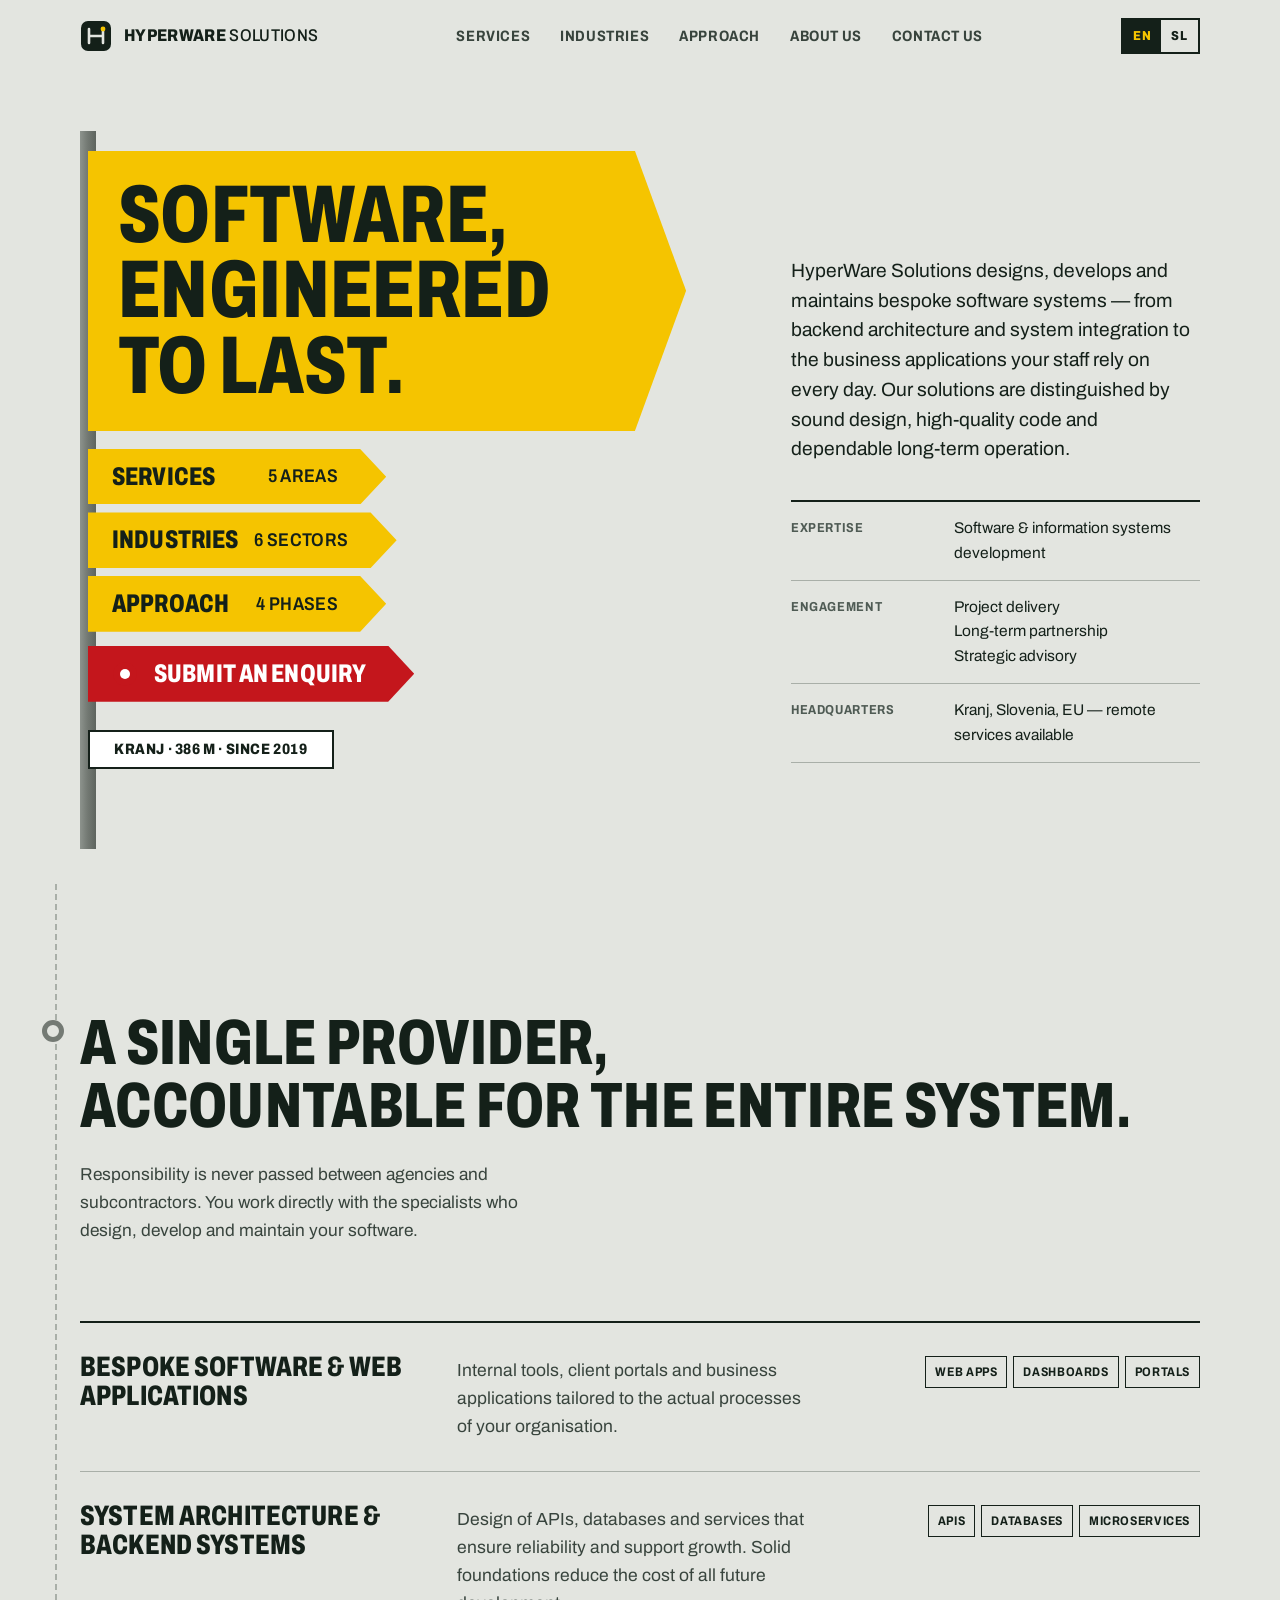
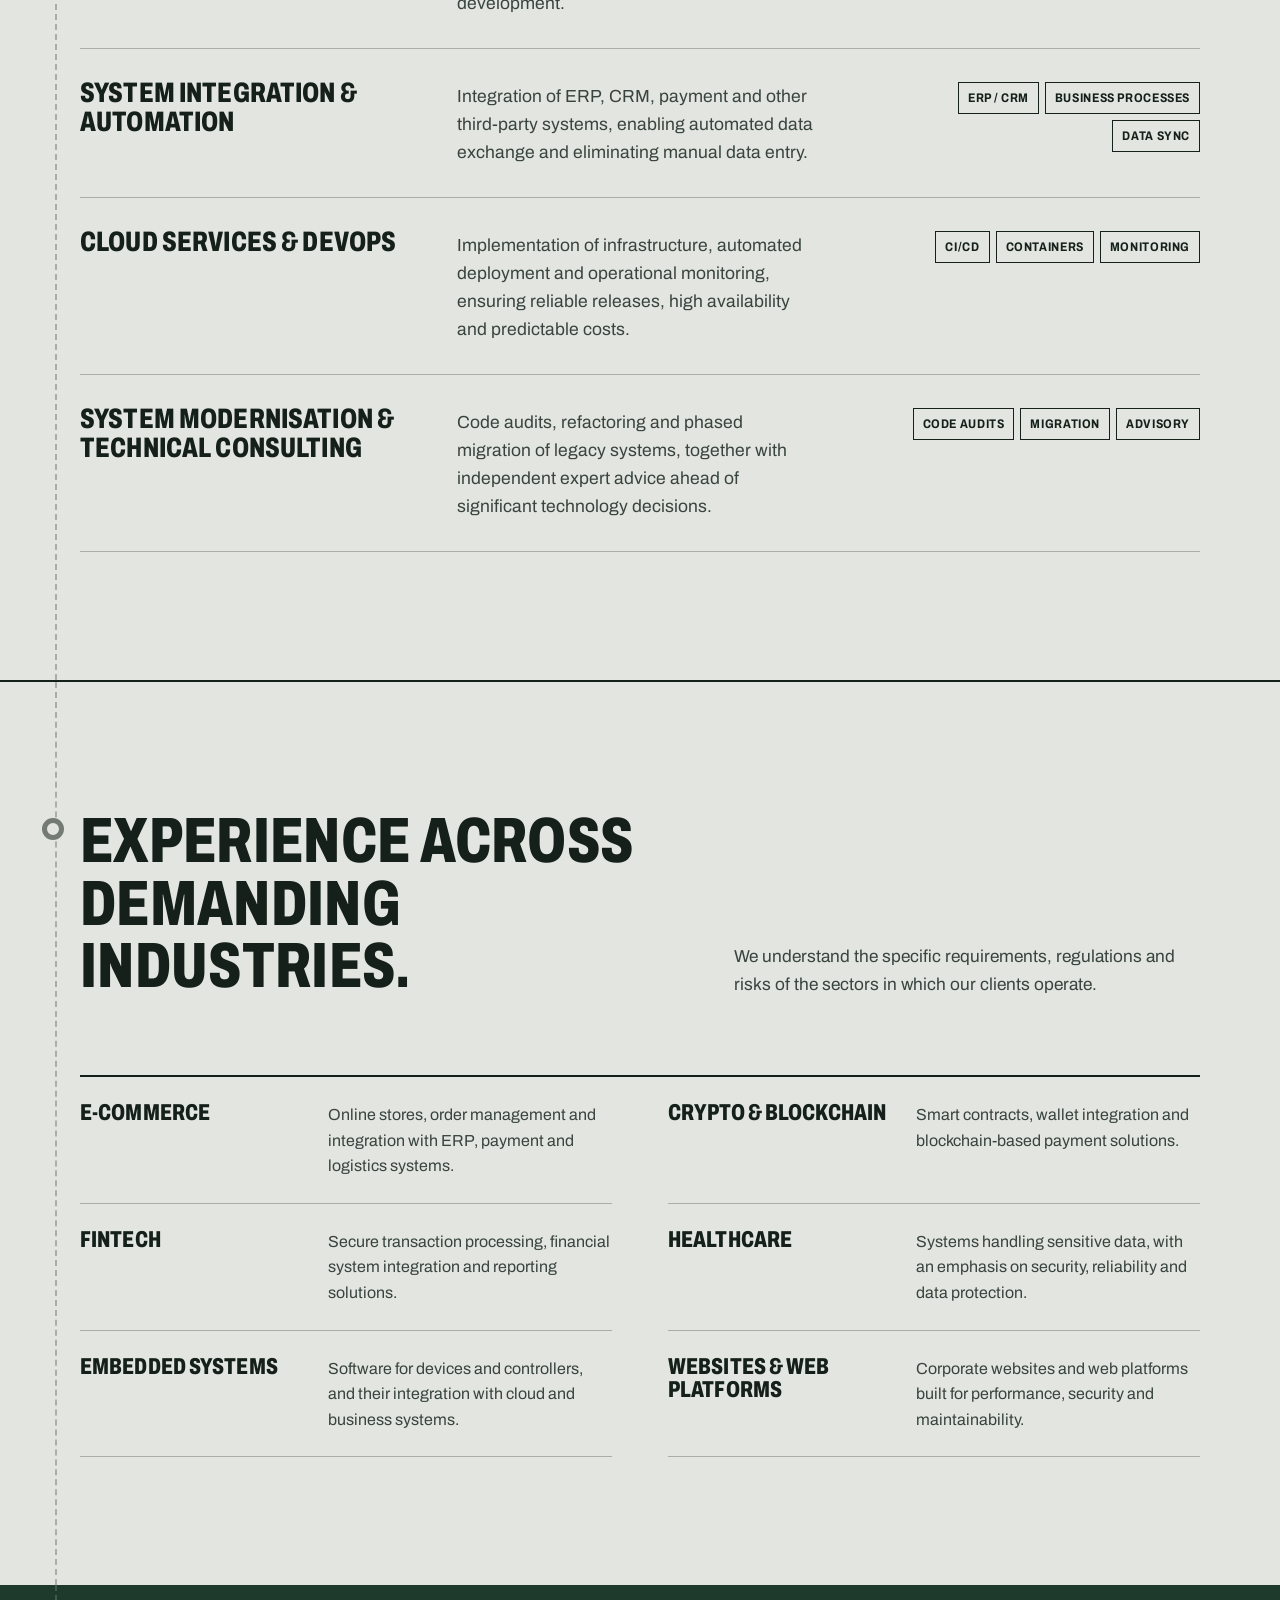
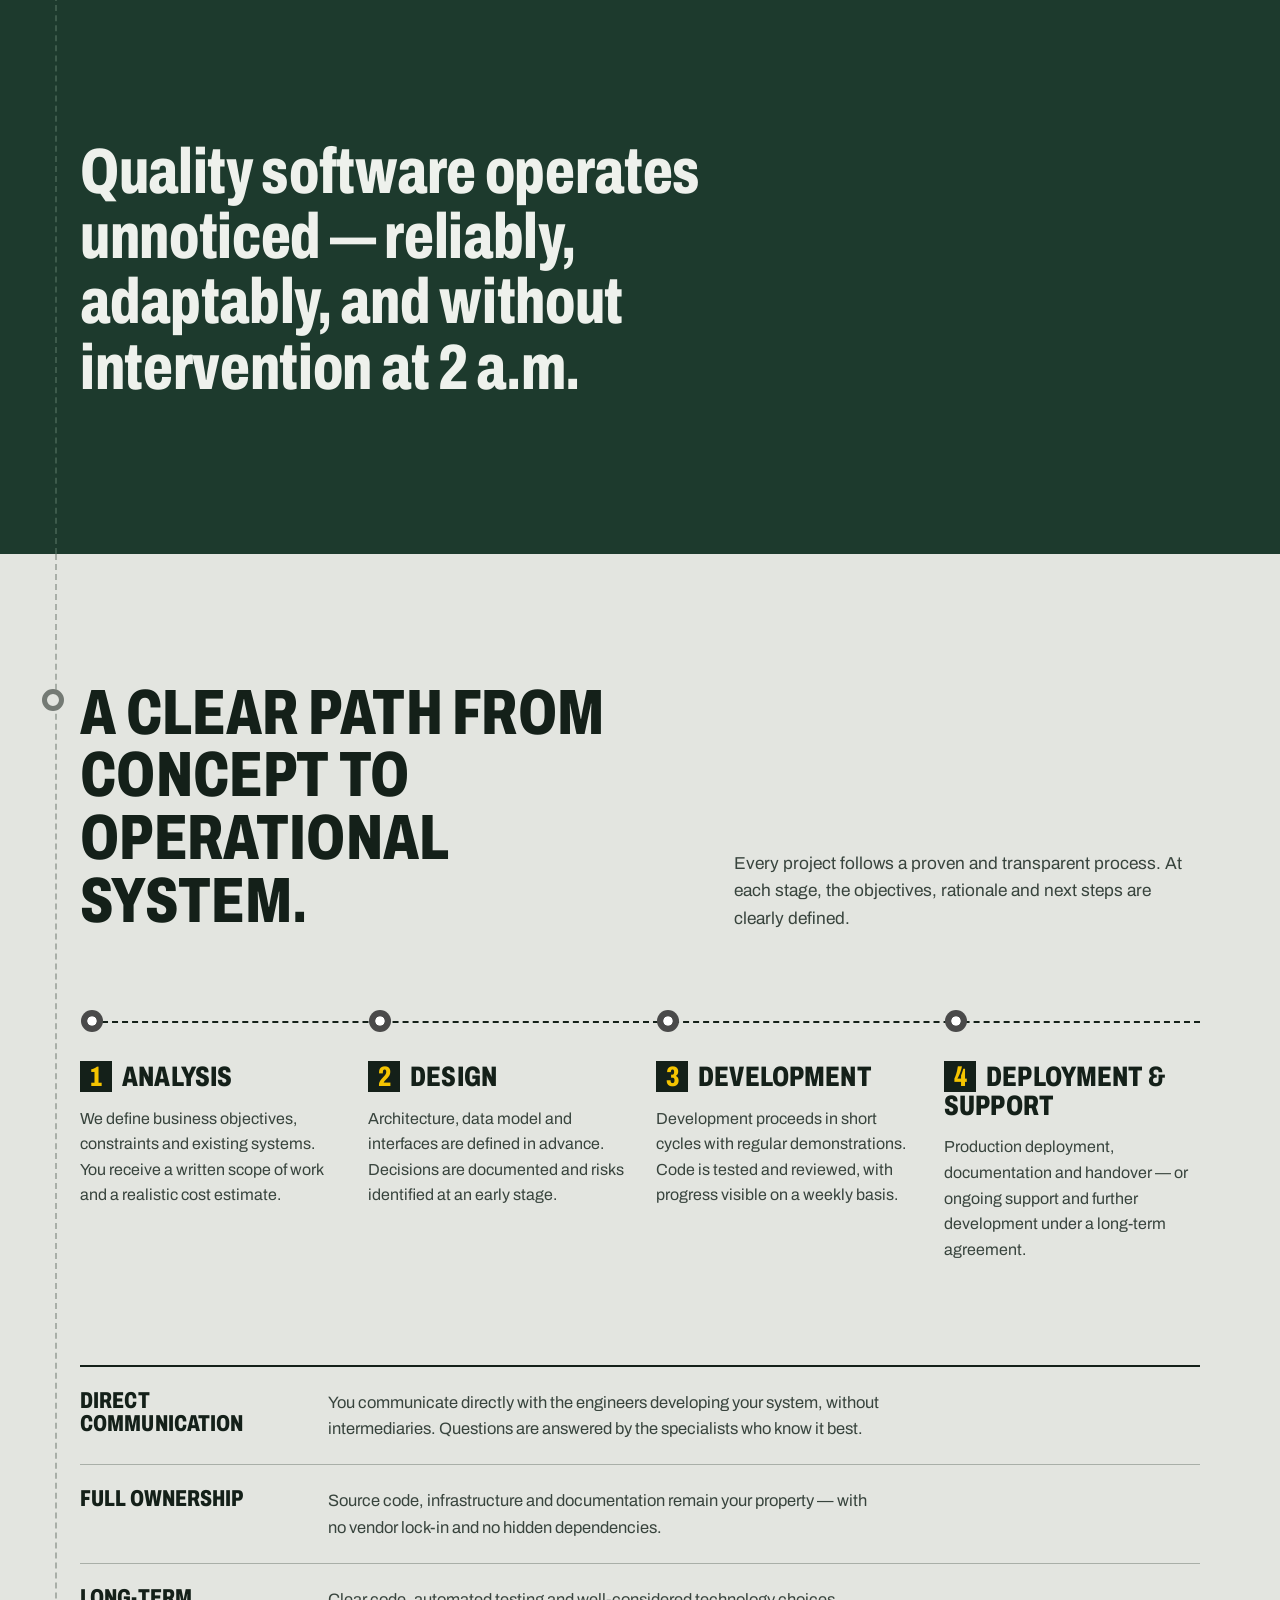
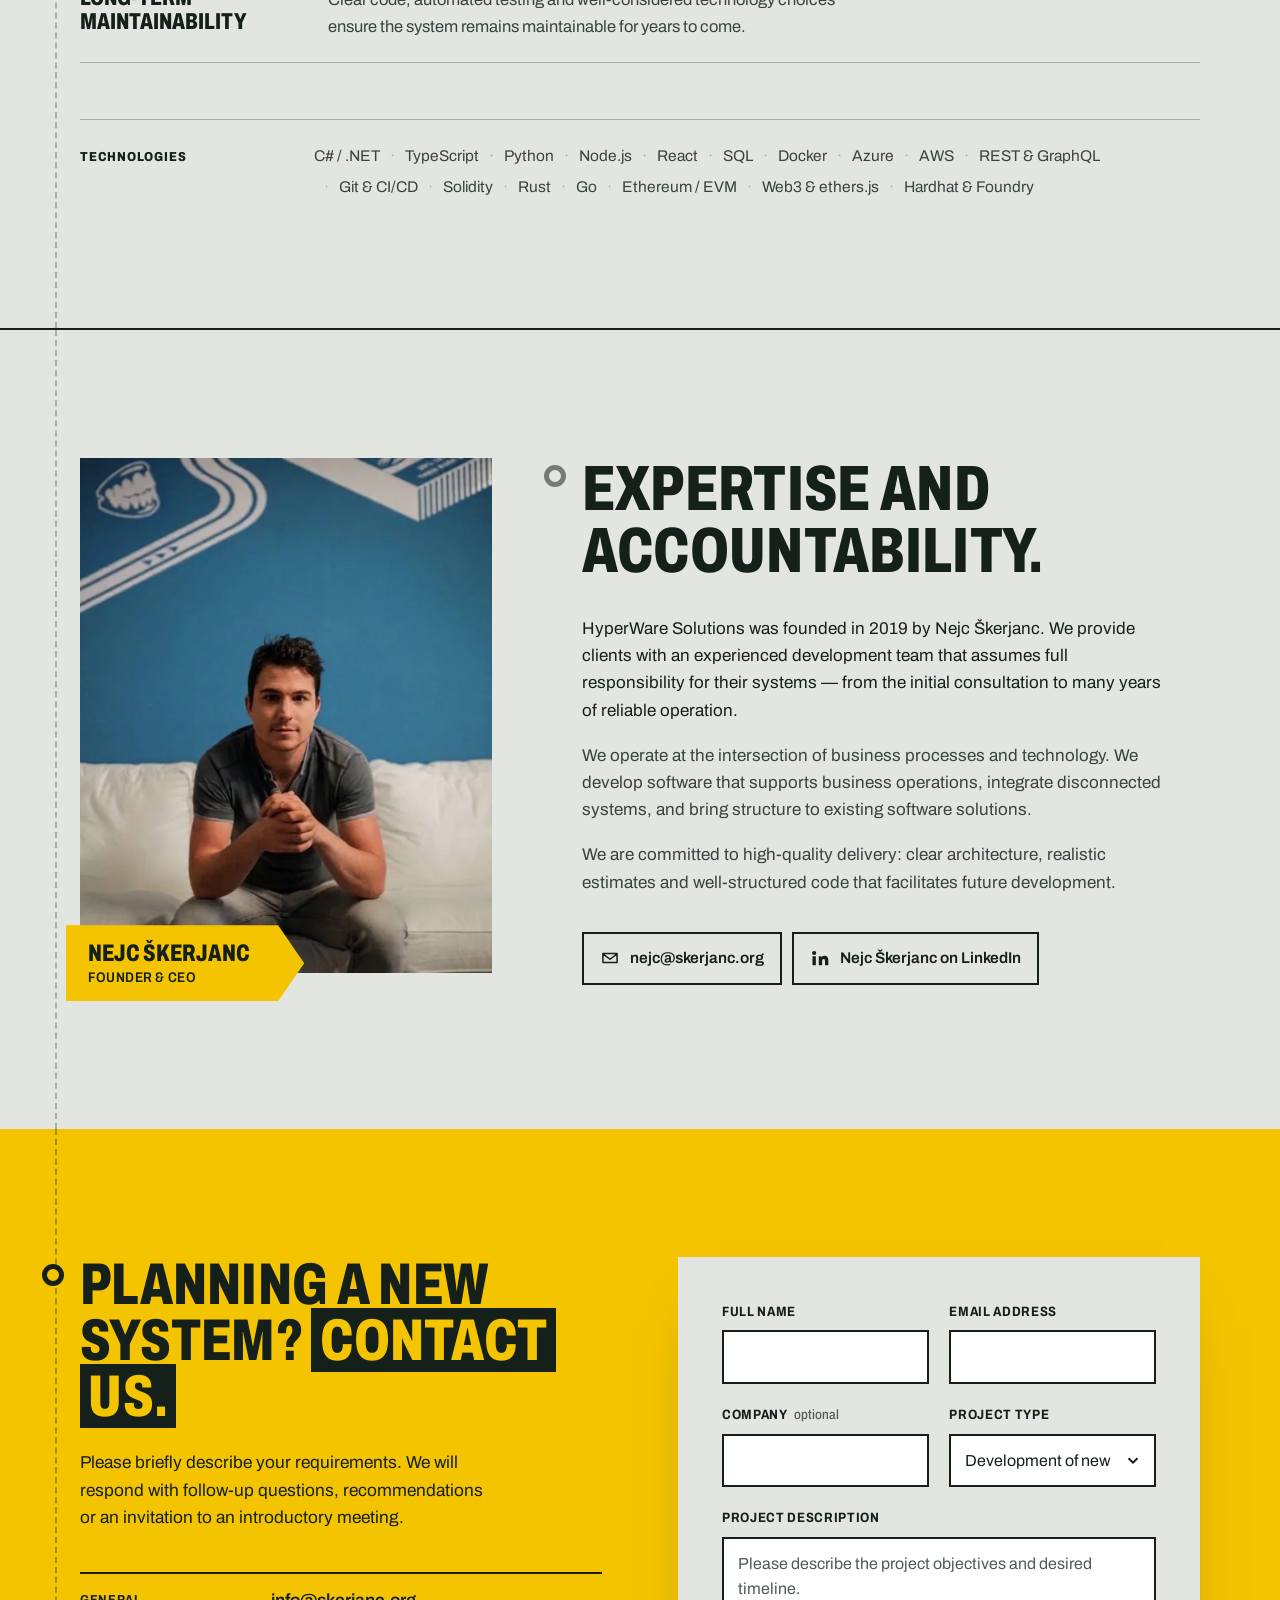
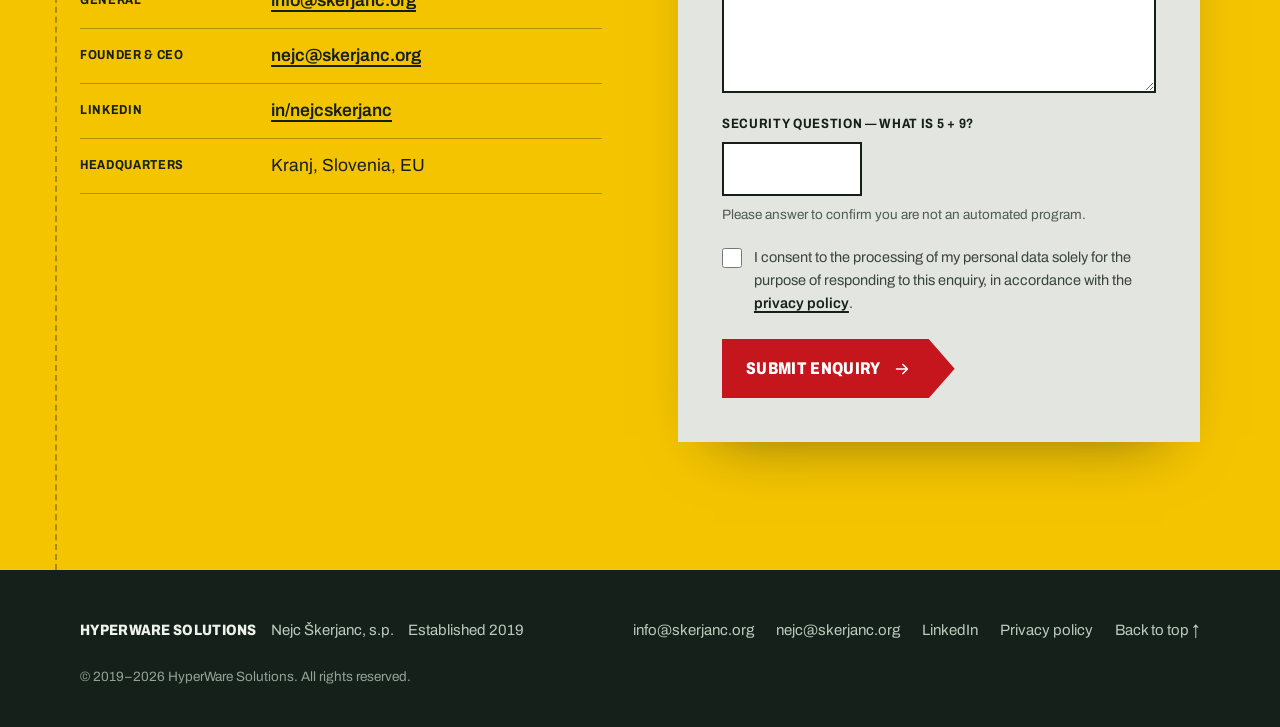
<file: index.html>
<!doctype html>
<html lang="en">
<head>
  <meta charset="utf-8">
  <meta name="viewport" content="width=device-width, initial-scale=1">
  <title data-i18n="meta.title">HyperWare Solutions — Software &amp; Information Systems Development</title>
  <meta name="description" data-i18n-attr="content:meta.description" content="HyperWare Solutions (Nejc Škerjanc, s.p.) provides design and development of bespoke software, backend systems, system integration and cloud infrastructure for business clients.">
  <meta name="author" content="Nejc Škerjanc">
  <link rel="canonical" href="https://skerjanc.org/">

  <!-- Social preview -->
  <meta property="og:type" content="website">
  <meta property="og:title" content="HyperWare Solutions — Software, engineered to last">
  <meta property="og:description" content="Bespoke software, system architecture, integration and cloud services. Headquartered in Kranj, Slovenia.">
  <meta property="og:url" content="https://skerjanc.org/">
  <meta property="og:locale" content="en_GB">
  <meta property="og:locale:alternate" content="sl_SI">
  <meta property="og:site_name" content="HyperWare Solutions">
  <meta property="og:image" content="https://skerjanc.org/assets/share.png">
  <meta property="og:image:width" content="1200">
  <meta property="og:image:height" content="630">
  <meta property="og:image:alt" content="HyperWare Solutions — Software, engineered to last">
  <meta name="twitter:card" content="summary_large_image">
  <meta name="theme-color" content="#e3e5e0">

  <link rel="icon" href="/favicon.ico" sizes="48x48">
  <link rel="icon" href="/assets/favicon.svg" type="image/svg+xml">
  <link rel="icon" href="/assets/favicon-96.png" type="image/png" sizes="96x96">
  <link rel="apple-touch-icon" href="/assets/apple-touch-icon.png">

  <link rel="preload" href="assets/fonts/archivo-var-latin.woff2" as="font" type="font/woff2" crossorigin>
  <link rel="stylesheet" href="assets/fonts/fonts.css">

  <link rel="stylesheet" href="styles.css">

  <!-- Apply saved language before first paint to avoid a flash of English -->
  <script>
    (function () {
      var lang = new URLSearchParams(location.search).get('lang');
      if (lang !== 'sl' && lang !== 'en') { try { lang = localStorage.getItem('hw-lang'); } catch (e) {} }
      if (lang === 'sl') document.documentElement.classList.add('lang-pending');
      setTimeout(function () { document.documentElement.classList.remove('lang-pending'); }, 1500);
    })();
  </script>

  <script type="application/ld+json">
  {
    "@context": "https://schema.org",
    "@type": "ProfessionalService",
    "name": "HyperWare Solutions",
    "legalName": "HyperWare Solutions, Nejc Škerjanc, s.p.",
    "url": "https://skerjanc.org/",
    "foundingDate": "2019",
    "email": "info@skerjanc.org",
    "founder": { "@type": "Person", "name": "Nejc Škerjanc", "jobTitle": "Founder & CEO", "email": "nejc@skerjanc.org", "sameAs": "https://www.linkedin.com/in/nejcskerjanc" },
    "description": "Design, development and maintenance of bespoke software, backend systems, system integration and cloud infrastructure for business clients.",
    "image": "https://skerjanc.org/assets/share.png",
    "logo": "https://skerjanc.org/assets/icon-512.png",
    "knowsAbout": ["Custom software development", "Web applications", "System architecture", "Backend systems", "API design", "System integration", "ERP and CRM integration", "Business process automation", "Cloud services", "DevOps", "Legacy system modernisation", "Technical consulting", "Blockchain and smart contracts", "Fintech", "E-commerce", "Embedded systems"],
    "hasOfferCatalog": {
      "@type": "OfferCatalog",
      "name": "Services",
      "itemListElement": [
        { "@type": "Offer", "itemOffered": { "@type": "Service", "name": "Bespoke software & web applications" } },
        { "@type": "Offer", "itemOffered": { "@type": "Service", "name": "System architecture & backend systems" } },
        { "@type": "Offer", "itemOffered": { "@type": "Service", "name": "System integration & automation" } },
        { "@type": "Offer", "itemOffered": { "@type": "Service", "name": "Cloud services & DevOps" } },
        { "@type": "Offer", "itemOffered": { "@type": "Service", "name": "System modernisation & technical consulting" } }
      ]
    },
    "areaServed": "Europe",
    "availableLanguage": ["English", "Slovenian"],
    "address": { "@type": "PostalAddress", "addressLocality": "Kranj", "addressCountry": "SI" },
    "sameAs": ["https://www.linkedin.com/in/nejcskerjanc"]
  }
  </script>
</head>
<body id="top">
  <a class="skip" href="#main" data-i18n="skip">Skip to content</a>

  <!-- Trail blaze (Knafelc marker), reused across the page -->
  <svg width="0" height="0" style="position:absolute" aria-hidden="true">
    <symbol id="blaze" viewBox="0 0 24 24">
      <circle cx="12" cy="12" r="11" fill="#c4161c"/>
      <circle cx="12" cy="12" r="4.6" fill="#ffffff"/>
    </symbol>
  </svg>

  <header class="nav">
    <div class="wrap nav__inner">
      <a class="brand" href="#top" aria-label="HyperWare Solutions">
        <svg class="brand__mark" viewBox="0 0 32 32" aria-hidden="true">
          <rect x="1" y="1" width="30" height="30" rx="7" fill="currentColor"/>
          <path d="M9 9v14M23 9v14M9 16h14" stroke="var(--rock)" stroke-width="2.6" stroke-linecap="round"/>
          <circle cx="23" cy="9" r="2.4" fill="var(--yellow)"/>
        </svg>
        <span class="brand__name">HyperWare <span class="brand__sub">Solutions</span></span>
      </a>

      <nav class="nav__links" aria-label="Primary">
        <a href="#services" data-i18n="nav.services">Services</a>
        <a href="#industries" data-i18n="nav.industries">Industries</a>
        <a href="#approach" data-i18n="nav.approach">Approach</a>
        <a href="#about" data-i18n="nav.about">About us</a>
        <a href="#contact" data-i18n="nav.cta">Contact us</a>
      </nav>

      <div class="nav__end">
        <div class="lang" role="group" aria-label="Language / Jezik">
          <button type="button" class="lang__btn" data-lang="en" aria-pressed="true" lang="en" title="English">EN</button>
          <button type="button" class="lang__btn" data-lang="sl" aria-pressed="false" lang="sl" title="Slovenščina">SL</button>
        </div>
        <button class="nav__toggle" aria-expanded="false" aria-controls="mobile-menu" aria-label="Open menu">
          <span></span><span></span>
        </button>
      </div>
    </div>
    <div class="mobile-menu" id="mobile-menu" hidden>
      <a href="#services" data-i18n="nav.services">Services</a>
      <a href="#industries" data-i18n="nav.industries">Industries</a>
      <a href="#approach" data-i18n="nav.approach">Approach</a>
      <a href="#about" data-i18n="nav.about">About us</a>
      <a href="#contact" data-i18n="nav.cta">Contact us</a>
    </div>
  </header>

  <main id="main">

    <!-- ============ HERO: the signpost ============ -->
    <section class="hero">
      <div class="wrap hero__grid">
        <div class="sign">
          <span class="sign__post" aria-hidden="true"></span>

          <h1 class="plate plate--title" data-i18n="hero.title">Software,<br><em>engineered</em> to&nbsp;last.</h1>

          <nav class="sign__dest" aria-label="On this page" data-i18n-attr="aria-label:dest.aria">
            <a class="plate plate--dest" href="#services">
              <span data-i18n="nav.services">Services</span>
              <span class="plate__meta" data-i18n="plate.services">5 areas</span>
            </a>
            <a class="plate plate--dest" href="#industries">
              <span data-i18n="nav.industries">Industries</span>
              <span class="plate__meta" data-i18n="plate.industries">6 sectors</span>
            </a>
            <a class="plate plate--dest" href="#approach">
              <span data-i18n="nav.approach">Approach</span>
              <span class="plate__meta" data-i18n="plate.approach">4 phases</span>
            </a>
            <a class="plate plate--go" href="#contact">
              <svg class="blaze" aria-hidden="true"><use href="#blaze"/></svg>
              <span data-i18n="hero.cta">Submit an enquiry</span>
            </a>
          </nav>

          <p class="plate plate--loc" data-i18n="plate.loc">Kranj · 386 m · since 2019</p>
        </div>

        <div class="hero__aside">
          <p class="hero__lede" data-i18n="hero.lede">HyperWare Solutions designs, develops and maintains bespoke software systems — from backend architecture and system integration to the business applications your staff rely on every day. Our solutions are distinguished by sound design, high-quality code and dependable long-term operation.</p>
          <dl class="facts">
            <div><dt data-i18n="spec.focus.k">Expertise</dt><dd data-i18n="spec.focus.v">Software &amp; information systems development</dd></div>
            <div><dt data-i18n="spec.eng.k">Engagement</dt><dd data-i18n="spec.eng.v">Project delivery<br>Long-term partnership<br>Strategic advisory</dd></div>
            <div><dt data-i18n="spec.loc.k">Headquarters</dt><dd data-i18n="spec.loc.v">Kranj, Slovenia, EU — remote services available</dd></div>
          </dl>
        </div>
      </div>
    </section>

    <!-- ============ SERVICES ============ -->
    <section class="section trail" id="services">
      <div class="wrap">
        <header class="section__head">
          <h2 class="section__title" data-i18n="services.title">A single provider,<br>accountable for the <em>entire</em> system.</h2>
          <p class="section__intro" data-i18n="services.intro">Responsibility is never passed between agencies and subcontractors. You work directly with the specialists who design, develop and maintain your software.</p>
        </header>

        <ul class="services">
          <li class="service">
            <h3 data-i18n="s1.h">Bespoke software &amp; web applications</h3>
            <p data-i18n="s1.p">Internal tools, client portals and business applications tailored to the actual processes of your organisation.</p>
            <ul class="tags"><li data-i18n="s1.t1">Web apps</li><li data-i18n="s1.t2">Dashboards</li><li data-i18n="s1.t3">Portals</li></ul>
          </li>
          <li class="service">
            <h3 data-i18n="s2.h">System architecture &amp; backend systems</h3>
            <p data-i18n="s2.p">Design of APIs, databases and services that ensure reliability and support growth. Solid foundations reduce the cost of all future development.</p>
            <ul class="tags"><li data-i18n="s2.t1">APIs</li><li data-i18n="s2.t2">Databases</li><li data-i18n="s2.t3">Microservices</li></ul>
          </li>
          <li class="service">
            <h3 data-i18n="s3.h">System integration &amp; automation</h3>
            <p data-i18n="s3.p">Integration of ERP, CRM, payment and other third-party systems, enabling automated data exchange and eliminating manual data entry.</p>
            <ul class="tags"><li>ERP / CRM</li><li data-i18n="s3.t2">Business processes</li><li data-i18n="s3.t3">Data sync</li></ul>
          </li>
          <li class="service">
            <h3 data-i18n="s4.h">Cloud services &amp; DevOps</h3>
            <p data-i18n="s4.p">Implementation of infrastructure, automated deployment and operational monitoring, ensuring reliable releases, high availability and predictable costs.</p>
            <ul class="tags"><li>CI/CD</li><li data-i18n="s4.t2">Containers</li><li data-i18n="s4.t3">Monitoring</li></ul>
          </li>
          <li class="service">
            <h3 data-i18n="s5.h">System modernisation &amp; technical consulting</h3>
            <p data-i18n="s5.p">Code audits, refactoring and phased migration of legacy systems, together with independent expert advice ahead of significant technology decisions.</p>
            <ul class="tags"><li data-i18n="s5.t1">Code audits</li><li data-i18n="s5.t2">Migration</li><li data-i18n="s5.t3">Advisory</li></ul>
          </li>
        </ul>
      </div>
    </section>

    <!-- ============ INDUSTRIES ============ -->
    <section class="section trail" id="industries">
      <div class="wrap">
        <header class="section__head section__head--split">
          <h2 class="section__title" data-i18n="ind.title">Experience across<br><em>demanding</em> industries.</h2>
          <p class="section__intro" data-i18n="ind.intro">We understand the specific requirements, regulations and risks of the sectors in which our clients operate.</p>
        </header>

        <ul class="board">
          <li><h3 data-i18n="i1.h">E-commerce</h3><p data-i18n="i1.p">Online stores, order management and integration with ERP, payment and logistics systems.</p></li>
          <li><h3 data-i18n="i2.h">Crypto &amp; blockchain</h3><p data-i18n="i2.p">Smart contracts, wallet integration and blockchain-based payment solutions.</p></li>
          <li><h3 data-i18n="i3.h">Fintech</h3><p data-i18n="i3.p">Secure transaction processing, financial system integration and reporting solutions.</p></li>
          <li><h3 data-i18n="i4.h">Healthcare</h3><p data-i18n="i4.p">Systems handling sensitive data, with an emphasis on security, reliability and data protection.</p></li>
          <li><h3 data-i18n="i5.h">Embedded systems</h3><p data-i18n="i5.p">Software for devices and controllers, and their integration with cloud and business systems.</p></li>
          <li><h3 data-i18n="i6.h">Websites &amp; web platforms</h3><p data-i18n="i6.p">Corporate websites and web platforms built for performance, security and maintainability.</p></li>
        </ul>
      </div>
    </section>

    <!-- ============ STATEMENT ============ -->
    <section class="statement trail">
      <div class="wrap">
        <p class="statement__text" data-i18n="statement">Quality software operates <em>unnoticed</em> — reliably, adaptably, and without intervention at 2&nbsp;a.m.</p>
      </div>
    </section>

    <!-- ============ APPROACH: the route ============ -->
    <section class="section trail" id="approach">
      <div class="wrap">
        <header class="section__head section__head--split">
          <h2 class="section__title" data-i18n="approach.title">A clear path from<br>concept to <em>operational</em> system.</h2>
          <p class="section__intro" data-i18n="approach.intro">Every project follows a proven and transparent process. At each stage, the objectives, rationale and next steps are clearly defined.</p>
        </header>

        <ol class="route">
          <li class="stop">
            <svg class="blaze" aria-hidden="true"><use href="#blaze"/></svg>
            <h3><span class="stop__n">1</span> <span data-i18n="p1.h">Analysis</span></h3>
            <p data-i18n="p1.p">We define business objectives, constraints and existing systems. You receive a written scope of work and a realistic cost estimate.</p>
          </li>
          <li class="stop">
            <svg class="blaze" aria-hidden="true"><use href="#blaze"/></svg>
            <h3><span class="stop__n">2</span> <span data-i18n="p2.h">Design</span></h3>
            <p data-i18n="p2.p">Architecture, data model and interfaces are defined in advance. Decisions are documented and risks identified at an early stage.</p>
          </li>
          <li class="stop">
            <svg class="blaze" aria-hidden="true"><use href="#blaze"/></svg>
            <h3><span class="stop__n">3</span> <span data-i18n="p3.h">Development</span></h3>
            <p data-i18n="p3.p">Development proceeds in short cycles with regular demonstrations. Code is tested and reviewed, with progress visible on a weekly basis.</p>
          </li>
          <li class="stop">
            <svg class="blaze" aria-hidden="true"><use href="#blaze"/></svg>
            <h3><span class="stop__n">4</span> <span data-i18n="p4.h">Deployment &amp; support</span></h3>
            <p data-i18n="p4.p">Production deployment, documentation and handover — or ongoing support and further development under a long-term agreement.</p>
          </li>
        </ol>

        <div class="principles">
          <div class="principle">
            <h3 data-i18n="pr1.h">Direct communication</h3>
            <p data-i18n="pr1.p">You communicate directly with the engineers developing your system, without intermediaries. Questions are answered by the specialists who know it best.</p>
          </div>
          <div class="principle">
            <h3 data-i18n="pr2.h">Full ownership</h3>
            <p data-i18n="pr2.p">Source code, infrastructure and documentation remain your property — with no vendor lock-in and no hidden dependencies.</p>
          </div>
          <div class="principle">
            <h3 data-i18n="pr3.h">Long-term maintainability</h3>
            <p data-i18n="pr3.p">Clear code, automated testing and well-considered technology choices ensure the system remains maintainable for years to come.</p>
          </div>
        </div>

        <div class="stack">
          <h3 class="stack__label" data-i18n="stack.label">Technologies</h3>
          <ul class="stack__list">
            <li>C# / .NET</li><li>TypeScript</li><li>Python</li><li>Node.js</li>
            <li>React</li><li>SQL</li><li>Docker</li>
            <li>Azure</li><li>AWS</li><li>REST &amp; GraphQL</li><li>Git &amp; CI/CD</li>
            <li>Solidity</li><li>Rust</li><li>Go</li><li>Ethereum / EVM</li><li>Web3 &amp; ethers.js</li><li>Hardhat &amp; Foundry</li>
          </ul>
        </div>
      </div>
    </section>

    <!-- ============ ABOUT ============ -->
    <section class="section trail" id="about">
      <div class="wrap about">
        <figure class="portrait">
          <picture>
            <source srcset="assets/nejc.webp" type="image/webp">
            <img src="assets/nejc.jpg" alt="Nejc Škerjanc, Founder &amp; CEO of HyperWare Solutions" width="673" height="842" loading="lazy" decoding="async">
          </picture>
          <figcaption class="plate plate--name">
            <strong>Nejc Škerjanc</strong>
            <span data-i18n="about.role">Founder &amp; CEO</span>
          </figcaption>
        </figure>

        <div class="about__copy">
          <h2 class="section__title" data-i18n="about.title">Expertise and <em>accountability</em>.</h2>
          <div class="prose">
            <p data-i18n="about.p1">HyperWare Solutions was founded in 2019 by Nejc Škerjanc. We provide clients with an experienced development team that assumes full responsibility for their systems — from the initial consultation to many years of reliable operation.</p>
            <p data-i18n="about.p2">We operate at the intersection of business processes and technology. We develop software that supports business operations, integrate disconnected systems, and bring structure to existing software solutions.</p>
            <p data-i18n="about.p3">We are committed to high-quality delivery: clear architecture, realistic estimates and well-structured code that facilitates future development.</p>
          </div>
          <div class="about__links">
            <a class="ext-link" href="mailto:nejc@skerjanc.org">
              <svg viewBox="0 0 24 24" aria-hidden="true"><path d="M3.5 6.5h17v11h-17z M3.5 7l8.5 6.5L20.5 7" fill="none" stroke="currentColor" stroke-width="1.8" stroke-linejoin="round"/></svg>
              <span>nejc@skerjanc.org</span>
            </a>
            <a class="ext-link" href="https://www.linkedin.com/in/nejcskerjanc" target="_blank" rel="noopener">
              <svg viewBox="0 0 24 24" aria-hidden="true"><path fill="currentColor" d="M4.98 3.5a2.5 2.5 0 1 1 0 5 2.5 2.5 0 0 1 0-5ZM3 9.75h4v11H3v-11Zm6.5 0h3.83v1.5h.06c.53-1 1.84-2.06 3.79-2.06 4.05 0 4.82 2.67 4.82 6.13v5.43h-4v-4.82c0-1.15-.02-2.63-1.6-2.63-1.6 0-1.85 1.25-1.85 2.55v4.9h-4v-11Z"/></svg>
              <span data-i18n="about.linkedin">Nejc Škerjanc on LinkedIn</span>
            </a>
          </div>
        </div>
      </div>
    </section>

    <!-- ============ CONTACT: the destination board ============ -->
    <section class="contact trail" id="contact">
      <div class="wrap contact__grid">
        <div class="contact__intro">
          <h2 class="contact__title" data-i18n="contact.title">Planning a new<br>system? <em>Contact us.</em></h2>
          <p class="contact__lede" data-i18n="contact.lede">Please briefly describe your requirements. We will respond with follow-up questions, recommendations or an invitation to an introductory meeting.</p>

          <dl class="contact__direct">
            <div>
              <dt data-i18n="contact.email">General</dt>
              <dd><a href="mailto:info@skerjanc.org">info@skerjanc.org</a></dd>
            </div>
            <div>
              <dt data-i18n="contact.ceo">Founder &amp; CEO</dt>
              <dd><a href="mailto:nejc@skerjanc.org">nejc@skerjanc.org</a></dd>
            </div>
            <div>
              <dt>LinkedIn</dt>
              <dd><a href="https://www.linkedin.com/in/nejcskerjanc" target="_blank" rel="noopener">in/nejcskerjanc</a></dd>
            </div>
            <div>
              <dt data-i18n="contact.based.k">Headquarters</dt>
              <dd data-i18n="contact.based.v">Kranj, Slovenia, EU</dd>
            </div>
          </dl>
        </div>

        <!--
          Contact form is powered by Web3Forms (free, works on static GitHub Pages).
          1. Go to https://web3forms.com, enter info@skerjanc.org, get your Access Key by email.
          2. The key is in the "access_key" value below (registered to info@skerjanc.org).
        -->
        <form class="form" id="contact-form" action="https://api.web3forms.com/submit" method="POST" novalidate>
          <input type="hidden" name="access_key" value="ccde4980-749a-4260-b793-156bf46885f7">
          <input type="hidden" name="subject" value="New enquiry from skerjanc.org">
          <input type="hidden" name="from_name" value="skerjanc.org">
          <input type="hidden" name="language" value="en">
          <input type="checkbox" name="botcheck" class="hp" tabindex="-1" autocomplete="off" aria-hidden="true">

          <div class="form__row">
            <div class="field">
              <label for="f-name" data-i18n="form.name">Full name</label>
              <input id="f-name" name="name" type="text" autocomplete="name" required>
            </div>
            <div class="field">
              <label for="f-email" data-i18n="form.email">Email address</label>
              <input id="f-email" name="email" type="email" autocomplete="email" required>
            </div>
          </div>

          <div class="form__row">
            <div class="field">
              <label for="f-company" data-i18n="form.company">Company <span class="opt">optional</span></label>
              <input id="f-company" name="company" type="text" autocomplete="organization">
            </div>
            <div class="field">
              <label for="f-type" data-i18n="form.type">Project type</label>
              <select id="f-type" name="project_type">
                <option data-i18n="form.type1">Development of new software or application</option>
                <option data-i18n="form.type2">Integration or automation</option>
                <option data-i18n="form.type3">Upgrade or modernisation of an existing system</option>
                <option data-i18n="form.type4">Consulting or technical review</option>
                <option data-i18n="form.type5">Other</option>
              </select>
            </div>
          </div>

          <div class="field">
            <label for="f-msg" data-i18n="form.msg">Project description</label>
            <textarea id="f-msg" name="message" rows="5" required placeholder="Please describe the project objectives and desired timeline." data-i18n-attr="placeholder:form.msg.ph"></textarea>
          </div>

          <div class="field field--check">
            <label for="f-check"><span data-i18n="form.check">Security question</span> — <span id="check-q">What is 4 + 7?</span></label>
            <input id="f-check" type="text" inputmode="numeric" autocomplete="off" maxlength="3" required aria-describedby="check-help">
            <small id="check-help" class="field__help" data-i18n="form.check.help">Please answer to confirm you are not an automated program.</small>
          </div>

          <label class="consent">
            <input type="checkbox" name="consent" required>
            <span data-i18n="form.consent">I consent to the processing of my personal data solely for the purpose of responding to this enquiry, in accordance with the <a href="privacy.html" target="_blank" rel="noopener">privacy policy</a>.</span>
          </label>

          <div class="form__foot">
            <button class="btn btn--go" type="submit">
              <span class="btn__label" data-i18n="form.send">Submit enquiry</span>
              <svg viewBox="0 0 20 20" aria-hidden="true"><path d="M4 10h11m-4-5 5 5-5 5" fill="none" stroke="currentColor" stroke-width="1.8" stroke-linecap="round" stroke-linejoin="round"/></svg>
            </button>
            <p class="form__status" role="status" aria-live="polite"></p>
          </div>
        </form>
      </div>
    </section>
  </main>

  <footer class="footer">
    <div class="wrap footer__inner">
      <div class="footer__brand">
        <strong>HyperWare Solutions</strong>
        <span>Nejc Škerjanc, s.p.</span>
        <span data-i18n="footer.est">Established 2019</span>
        <!-- Add when ready:  <span>Matična št.: XXXXXXX · ID za DDV: SIXXXXXXXX</span> -->
      </div>
      <nav class="footer__links" aria-label="Footer">
        <a href="mailto:info@skerjanc.org">info@skerjanc.org</a>
        <a href="mailto:nejc@skerjanc.org">nejc@skerjanc.org</a>
        <a href="https://www.linkedin.com/in/nejcskerjanc" target="_blank" rel="noopener">LinkedIn</a>
        <a href="privacy.html" data-i18n="footer.privacy">Privacy policy</a>
        <a href="#top" data-i18n="footer.top">Back to top ↑</a>
      </nav>
      <p class="footer__copy">© 2019–<span id="year">2026</span> HyperWare Solutions. <span data-i18n="footer.rights">All rights reserved.</span></p>
    </div>
  </footer>

  <script src="i18n.js" defer></script>
  <script src="script.js" defer></script>
</body>
</html>
</file>
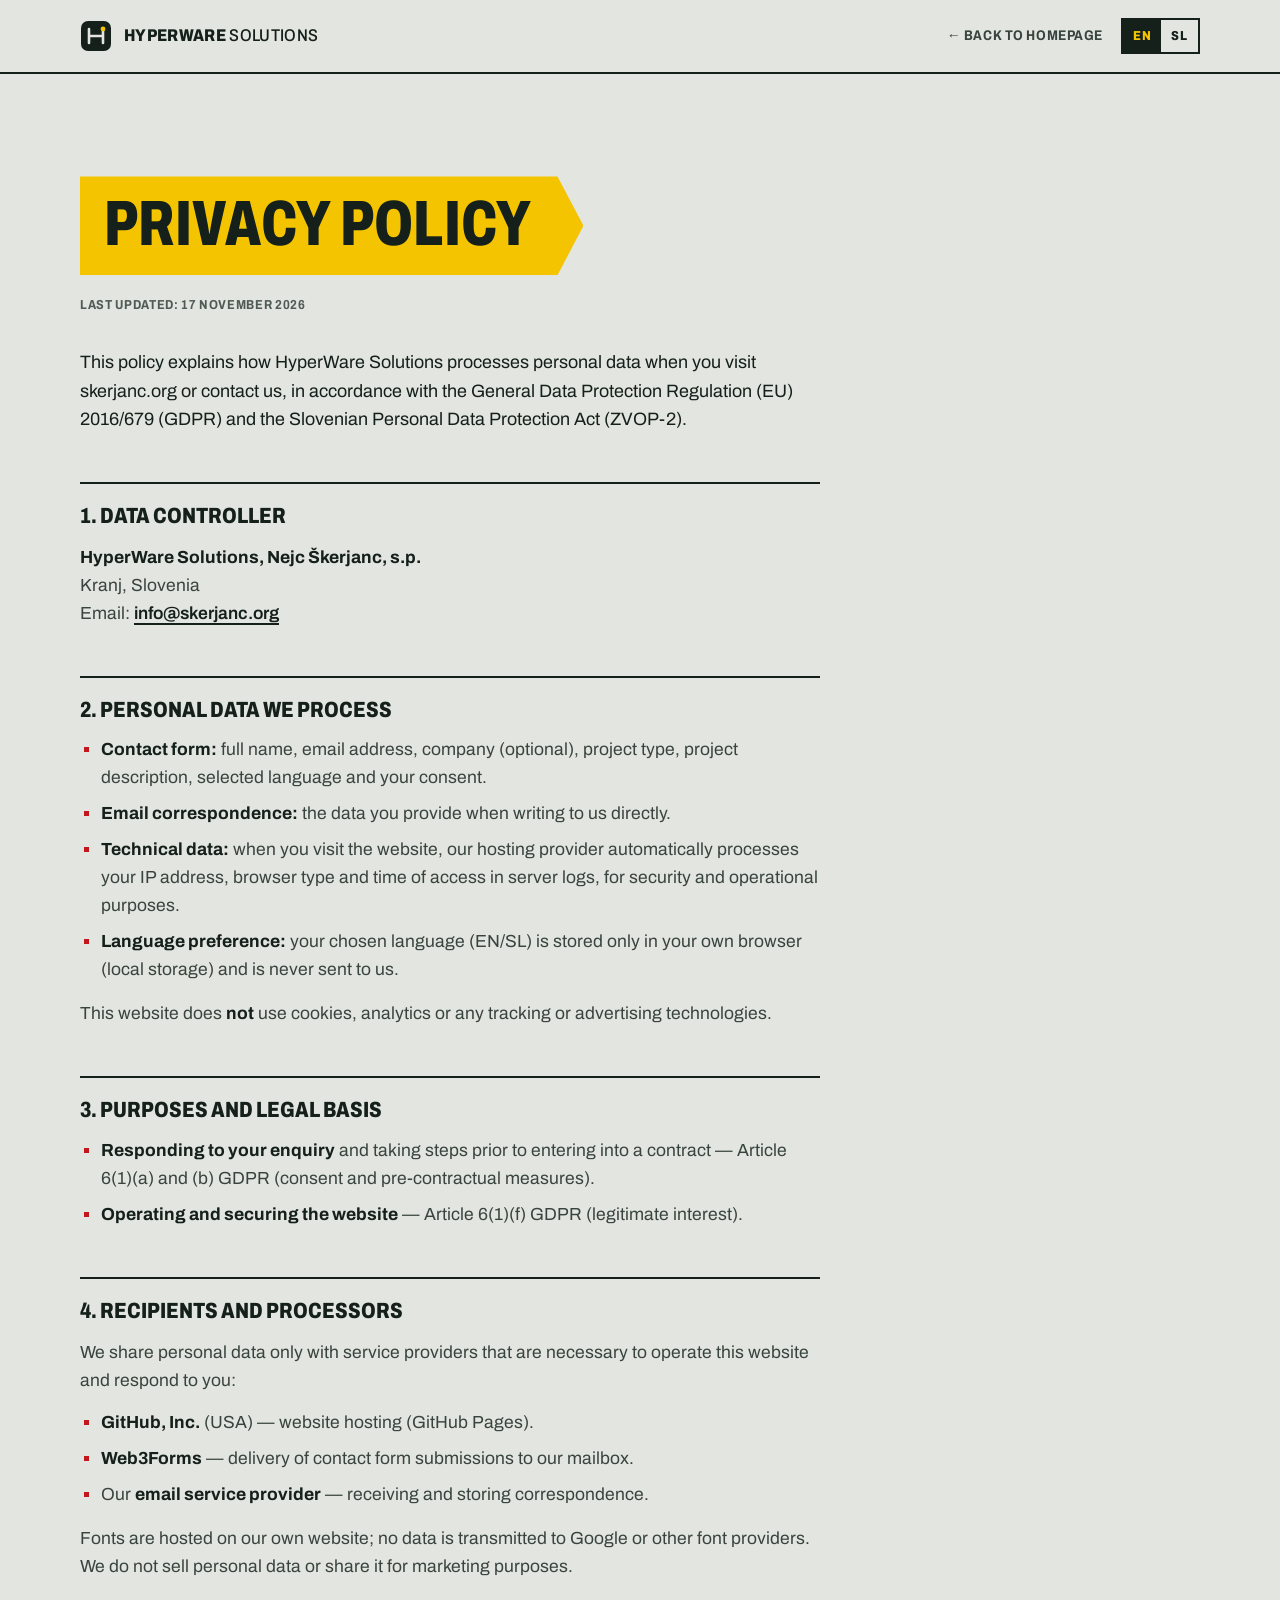
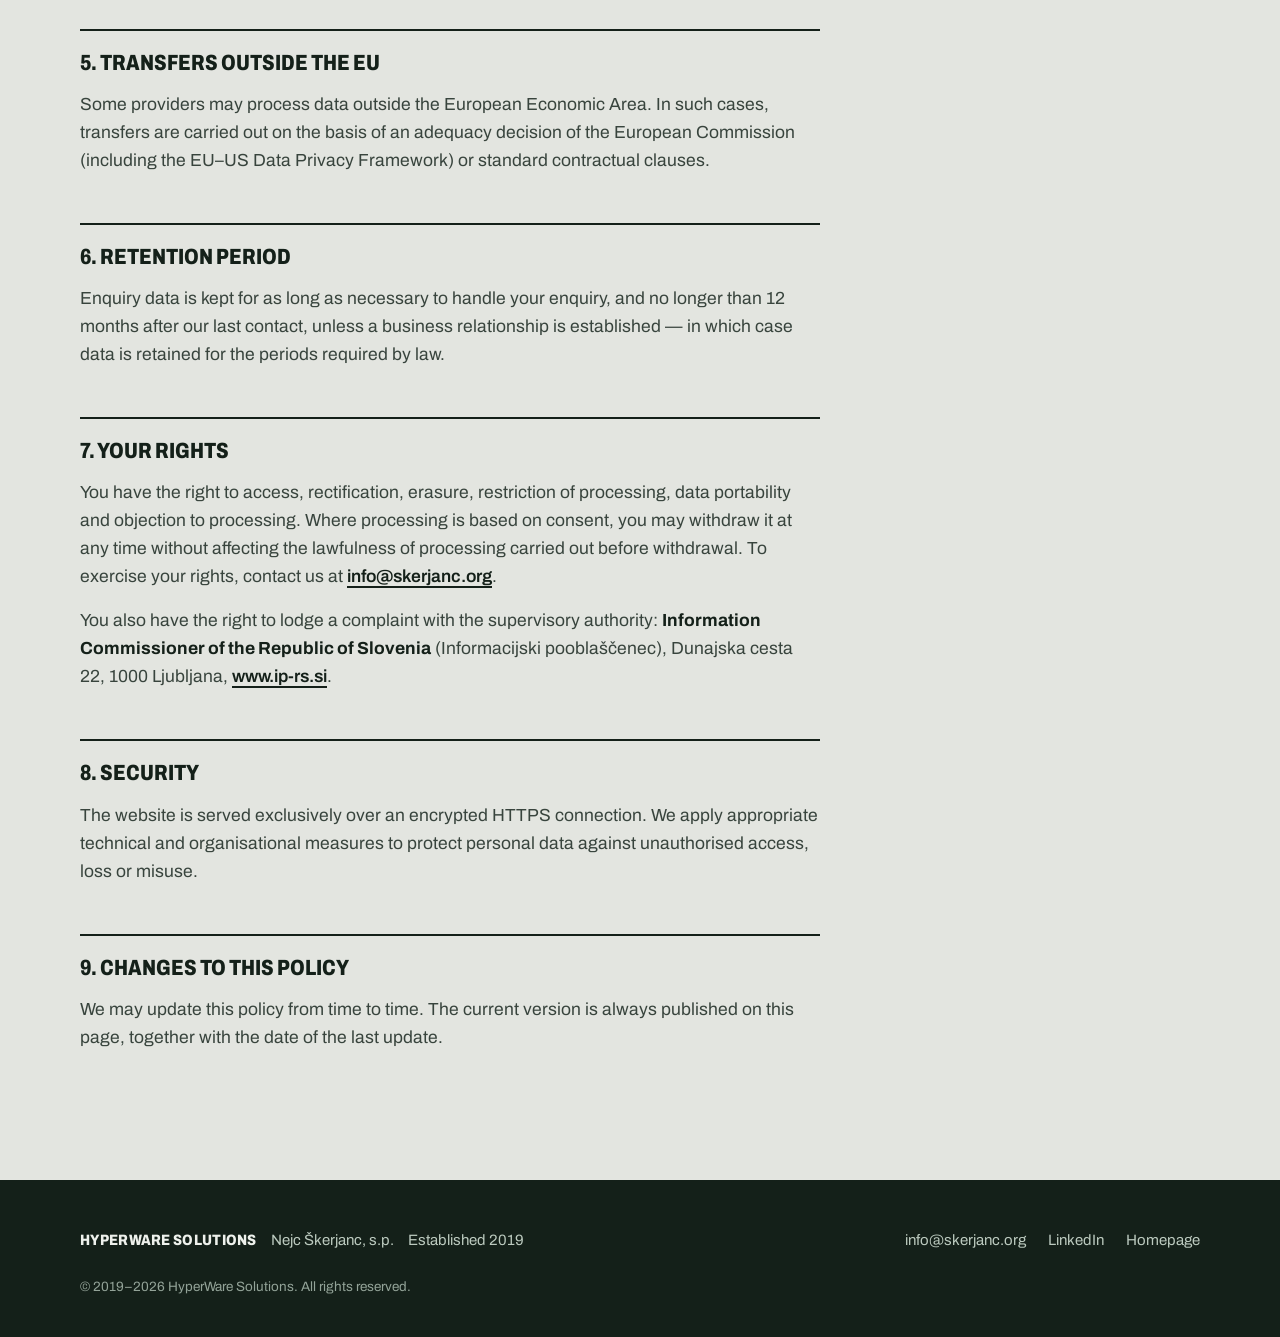
<file: privacy.html>
<!doctype html>
<html lang="en">
<head>
  <meta charset="utf-8">
  <meta name="viewport" content="width=device-width, initial-scale=1">
  <title data-i18n="pp.title">Privacy Policy — HyperWare Solutions</title>
  <meta name="description" content="Privacy policy of HyperWare Solutions, Nejc Škerjanc, s.p.">
  <link rel="canonical" href="https://skerjanc.org/privacy.html">
  <meta name="theme-color" content="#e3e5e0">
  <link rel="icon" href="/favicon.ico" sizes="48x48">
  <link rel="icon" href="/assets/favicon.svg" type="image/svg+xml">
  <link rel="icon" href="/assets/favicon-96.png" type="image/png" sizes="96x96">
  <link rel="apple-touch-icon" href="/assets/apple-touch-icon.png">
  <link rel="preload" href="assets/fonts/archivo-var-latin.woff2" as="font" type="font/woff2" crossorigin>
  <link rel="stylesheet" href="assets/fonts/fonts.css">
  <link rel="stylesheet" href="styles.css">
  <script>
    (function () {
      var lang = new URLSearchParams(location.search).get('lang');
      if (lang !== 'sl' && lang !== 'en') { try { lang = localStorage.getItem('hw-lang'); } catch (e) {} }
      if (lang === 'sl') document.documentElement.classList.add('lang-pending');
      setTimeout(function () { document.documentElement.classList.remove('lang-pending'); }, 1500);
    })();
  </script>
</head>
<body>
  <header class="nav is-scrolled">
    <div class="wrap nav__inner">
      <a class="brand" href="./" aria-label="HyperWare Solutions">
        <svg class="brand__mark" viewBox="0 0 32 32" aria-hidden="true">
          <rect x="1" y="1" width="30" height="30" rx="7" fill="currentColor"/>
          <path d="M9 9v14M23 9v14M9 16h14" stroke="var(--rock)" stroke-width="2.6" stroke-linecap="round"/>
          <circle cx="23" cy="9" r="2.4" fill="var(--yellow)"/>
        </svg>
        <span class="brand__name">HyperWare <span class="brand__sub">Solutions</span></span>
      </a>
      <div class="nav__end">
        <a class="back-link" href="./" data-i18n="pp.back">← Back to homepage</a>
        <div class="lang" role="group" aria-label="Language / Jezik">
          <button type="button" class="lang__btn" data-lang="en" aria-pressed="true" lang="en" title="English">EN</button>
          <button type="button" class="lang__btn" data-lang="sl" aria-pressed="false" lang="sl" title="Slovenščina">SL</button>
        </div>
      </div>
    </div>
  </header>

  <main class="page">
    <div class="wrap">

      <!-- ================= ENGLISH ================= -->
      <article class="legal" data-only="en" lang="en">
        <h1>Privacy Policy</h1>
        <p class="updated">Last updated: 17 November 2026</p>
        <p class="lead">This policy explains how HyperWare Solutions processes personal data when you visit skerjanc.org or contact us, in accordance with the General Data Protection Regulation (EU) 2016/679 (GDPR) and the Slovenian Personal Data Protection Act (ZVOP-2).</p>

        <h2>1. Data controller</h2>
        <p><strong>HyperWare Solutions, Nejc Škerjanc, s.p.</strong><br>
        Kranj, Slovenia<br>
        Email: <a href="mailto:info@skerjanc.org">info@skerjanc.org</a></p>

        <h2>2. Personal data we process</h2>
        <ul>
          <li><strong>Contact form:</strong> full name, email address, company (optional), project type, project description, selected language and your consent.</li>
          <li><strong>Email correspondence:</strong> the data you provide when writing to us directly.</li>
          <li><strong>Technical data:</strong> when you visit the website, our hosting provider automatically processes your IP address, browser type and time of access in server logs, for security and operational purposes.</li>
          <li><strong>Language preference:</strong> your chosen language (EN/SL) is stored only in your own browser (local storage) and is never sent to us.</li>
        </ul>
        <p>This website does <strong>not</strong> use cookies, analytics or any tracking or advertising technologies.</p>

        <h2>3. Purposes and legal basis</h2>
        <ul>
          <li><strong>Responding to your enquiry</strong> and taking steps prior to entering into a contract — Article 6(1)(a) and (b) GDPR (consent and pre-contractual measures).</li>
          <li><strong>Operating and securing the website</strong> — Article 6(1)(f) GDPR (legitimate interest).</li>
        </ul>

        <h2>4. Recipients and processors</h2>
        <p>We share personal data only with service providers that are necessary to operate this website and respond to you:</p>
        <ul>
          <li><strong>GitHub, Inc.</strong> (USA) — website hosting (GitHub Pages).</li>
          <li><strong>Web3Forms</strong> — delivery of contact form submissions to our mailbox.</li>
          <li>Our <strong>email service provider</strong> — receiving and storing correspondence.</li>
        </ul>
        <p>Fonts are hosted on our own website; no data is transmitted to Google or other font providers. We do not sell personal data or share it for marketing purposes.</p>

        <h2>5. Transfers outside the EU</h2>
        <p>Some providers may process data outside the European Economic Area. In such cases, transfers are carried out on the basis of an adequacy decision of the European Commission (including the EU–US Data Privacy Framework) or standard contractual clauses.</p>

        <h2>6. Retention period</h2>
        <p>Enquiry data is kept for as long as necessary to handle your enquiry, and no longer than 12 months after our last contact, unless a business relationship is established — in which case data is retained for the periods required by law.</p>

        <h2>7. Your rights</h2>
        <p>You have the right to access, rectification, erasure, restriction of processing, data portability and objection to processing. Where processing is based on consent, you may withdraw it at any time without affecting the lawfulness of processing carried out before withdrawal. To exercise your rights, contact us at <a href="mailto:info@skerjanc.org">info@skerjanc.org</a>.</p>
        <p>You also have the right to lodge a complaint with the supervisory authority: <strong>Information Commissioner of the Republic of Slovenia</strong> (Informacijski pooblaščenec), Dunajska cesta 22, 1000 Ljubljana, <a href="https://www.ip-rs.si" target="_blank" rel="noopener">www.ip-rs.si</a>.</p>

        <h2>8. Security</h2>
        <p>The website is served exclusively over an encrypted HTTPS connection. We apply appropriate technical and organisational measures to protect personal data against unauthorised access, loss or misuse.</p>

        <h2>9. Changes to this policy</h2>
        <p>We may update this policy from time to time. The current version is always published on this page, together with the date of the last update.</p>
      </article>

      <!-- ================= SLOVENŠČINA ================= -->
      <article class="legal" data-only="sl" lang="sl">
        <p class="legal__title" role="heading" aria-level="1">Politika zasebnosti</p>
        <p class="updated">Zadnja posodobitev: 17. november 2026</p>
        <p class="lead">Ta politika pojasnjuje, kako HyperWare Solutions obdeluje osebne podatke ob obisku spletne strani skerjanc.org ali ob vzpostavitvi stika z nami, v skladu s Splošno uredbo o varstvu podatkov (EU) 2016/679 (GDPR) in Zakonom o varstvu osebnih podatkov (ZVOP-2).</p>

        <h2>1. Upravljavec osebnih podatkov</h2>
        <p><strong>HyperWare Solutions, Nejc Škerjanc, s.p.</strong><br>
        Kranj, Slovenija<br>
        E-pošta: <a href="mailto:info@skerjanc.org">info@skerjanc.org</a></p>

        <h2>2. Osebni podatki, ki jih obdelujemo</h2>
        <ul>
          <li><strong>Kontaktni obrazec:</strong> ime in priimek, e-poštni naslov, podjetje (neobvezno), vrsta projekta, opis projekta, izbrani jezik in vaše soglasje.</li>
          <li><strong>E-poštna korespondenca:</strong> podatki, ki nam jih posredujete, ko nam pišete neposredno.</li>
          <li><strong>Tehnični podatki:</strong> ob obisku spletne strani ponudnik gostovanja samodejno obdeluje vaš IP-naslov, vrsto brskalnika in čas dostopa v strežniških dnevnikih, in sicer za namene varnosti in delovanja.</li>
          <li><strong>Izbira jezika:</strong> izbrani jezik (EN/SL) se shrani le v vašem brskalniku (lokalna shramba) in se nam nikoli ne posreduje.</li>
        </ul>
        <p>Spletna stran <strong>ne</strong> uporablja piškotkov, analitičnih orodij ali kakršnih koli tehnologij za sledenje ali oglaševanje.</p>

        <h2>3. Nameni in pravna podlaga</h2>
        <ul>
          <li><strong>Odgovor na vaše povpraševanje</strong> in izvedba ukrepov pred sklenitvijo pogodbe — člen 6(1)(a) in (b) GDPR (privolitev in predpogodbeni ukrepi).</li>
          <li><strong>Delovanje in varnost spletne strani</strong> — člen 6(1)(f) GDPR (zakoniti interes).</li>
        </ul>

        <h2>4. Uporabniki in obdelovalci</h2>
        <p>Osebne podatke posredujemo le ponudnikom storitev, ki so nujni za delovanje spletne strani in za odgovor na vaše povpraševanje:</p>
        <ul>
          <li><strong>GitHub, Inc.</strong> (ZDA) — gostovanje spletne strani (GitHub Pages).</li>
          <li><strong>Web3Forms</strong> — posredovanje sporočil iz kontaktnega obrazca v naš e-poštni predal.</li>
          <li>Naš <strong>ponudnik e-poštnih storitev</strong> — prejemanje in hramba korespondence.</li>
        </ul>
        <p>Pisave gostujejo na naši spletni strani, zato se Googlu ali drugim ponudnikom pisav ne posredujejo nobeni podatki. Osebnih podatkov ne prodajamo in jih ne posredujemo za namene trženja.</p>

        <h2>5. Prenos podatkov izven EU</h2>
        <p>Nekateri ponudniki lahko podatke obdelujejo izven Evropskega gospodarskega prostora. V takih primerih prenos poteka na podlagi sklepa Evropske komisije o ustreznosti (vključno z okvirom EU-ZDA za zasebnost podatkov) ali standardnih pogodbenih določil.</p>

        <h2>6. Obdobje hrambe</h2>
        <p>Podatke iz povpraševanj hranimo toliko časa, kot je potrebno za obravnavo povpraševanja, vendar ne dlje kot 12 mesecev po zadnjem stiku, razen če se vzpostavi poslovno razmerje — v tem primeru podatke hranimo v rokih, ki jih določa zakonodaja.</p>

        <h2>7. Vaše pravice</h2>
        <p>Imate pravico do dostopa, popravka, izbrisa, omejitve obdelave, prenosljivosti podatkov in ugovora obdelavi. Kadar obdelava temelji na privolitvi, jo lahko kadar koli prekličete, kar ne vpliva na zakonitost obdelave pred preklicem. Za uveljavljanje pravic nam pišite na <a href="mailto:info@skerjanc.org">info@skerjanc.org</a>.</p>
        <p>Pritožbo lahko vložite tudi pri nadzornem organu: <strong>Informacijski pooblaščenec Republike Slovenije</strong>, Dunajska cesta 22, 1000 Ljubljana, <a href="https://www.ip-rs.si" target="_blank" rel="noopener">www.ip-rs.si</a>.</p>

        <h2>8. Varnost</h2>
        <p>Spletna stran deluje izključno prek šifrirane povezave HTTPS. Za zaščito osebnih podatkov pred nepooblaščenim dostopom, izgubo ali zlorabo izvajamo ustrezne tehnične in organizacijske ukrepe.</p>

        <h2>9. Spremembe politike</h2>
        <p>To politiko lahko občasno posodobimo. Veljavna različica je vedno objavljena na tej strani, skupaj z datumom zadnje posodobitve.</p>
      </article>

    </div>
  </main>

  <footer class="footer">
    <div class="wrap footer__inner">
      <div class="footer__brand">
        <strong>HyperWare Solutions</strong>
        <span>Nejc Škerjanc, s.p.</span>
        <span data-i18n="footer.est">Established 2019</span>
      </div>
      <nav class="footer__links" aria-label="Footer">
        <a href="mailto:info@skerjanc.org">info@skerjanc.org</a>
        <a href="https://www.linkedin.com/in/nejcskerjanc" target="_blank" rel="noopener">LinkedIn</a>
        <a href="./" data-i18n="pp.home">Homepage</a>
      </nav>
      <p class="footer__copy">© 2019–<span id="year">2026</span> HyperWare Solutions. <span data-i18n="footer.rights">All rights reserved.</span></p>
    </div>
  </footer>

  <script src="i18n.js" defer></script>
  <script>document.getElementById('year').textContent = new Date().getFullYear();</script>
</body>
</html>
</file>
<file: assets/fonts/fonts.css>
/* Self-hosted fonts (SIL Open Font License) — no requests to Google servers */
/* Archivo, variable: weight 100–900, width 62–125% */

/* latin-ext */
@font-face {
  font-family: 'Archivo';
  font-style: normal;
  font-weight: 100 900;
  font-stretch: 62% 125%;
  font-display: swap;
  src: url(archivo-var-latin-ext.woff2) format('woff2');
  unicode-range: U+0100-02BA, U+02BD-02C5, U+02C7-02CC, U+02CE-02D7, U+02DD-02FF, U+0304, U+0308, U+0329, U+1D00-1DBF, U+1E00-1E9F, U+1EF2-1EFF, U+2020, U+20A0-20AB, U+20AD-20C4, U+2113, U+2C60-2C7F, U+A720-A7FF;
}

/* latin */
@font-face {
  font-family: 'Archivo';
  font-style: normal;
  font-weight: 100 900;
  font-stretch: 62% 125%;
  font-display: swap;
  src: url(archivo-var-latin.woff2) format('woff2');
  unicode-range: U+0000-00FF, U+0131, U+0152-0153, U+02BB-02BC, U+02C6, U+02DA, U+02DC, U+0304, U+0308, U+0329, U+2000-206F, U+20AC, U+2122, U+2191, U+2193, U+2212, U+2215, U+FEFF, U+FFFD;
}
</file>
<file: styles.css>
/* ==========================================================
   HyperWare Solutions — skerjanc.org
   World: Slovenian mountain-trail signage. Limestone ground,
   enamel signpost yellow, spruce ink. Red (the trail blaze)
   is reserved for "you are here" and the primary action.
   ========================================================== */

:root {
  --rock:        #e3e5e0;  /* limestone ground */
  --rock-2:      #d5d8d2;  /* weathered stone */
  --post:        #747a74;  /* galvanised post */
  --ink:         #142019;  /* spruce-black */
  --ink-soft:    #38443d;
  --ink-faint:   #4f5b54;
  --rule:        #a9afa8;
  --yellow:      #f5c400;  /* signpost enamel */
  --yellow-2:    #e6b600;
  --red:         #c4161c;  /* trail blaze */
  --red-2:       #a51117;
  --spruce:      #1d3a2d;  /* forest */
  --on-dark:     #eef1ec;
  --on-dark-soft:#bccabf;
  --on-dark-rule:#3d5a4b;

  --font: "Archivo", "Arial Narrow", Arial, sans-serif;

  --wrap: 1200px;
  --gutter: clamp(16px, 4vw, 40px);
  --section-y: clamp(80px, 10vw, 144px);
  --point: 26px;            /* the arrow point of a plate */

  --ease-out: cubic-bezier(0.16, 1, 0.3, 1);
}

*, *::before, *::after { box-sizing: border-box; }

html {
  scroll-behavior: smooth;
  scroll-padding-top: 84px;
  -webkit-text-size-adjust: 100%;
  scrollbar-color: var(--post) var(--rock);
}

body {
  margin: 0;
  background: var(--rock);
  color: var(--ink);
  font-family: var(--font);
  font-size: 17.5px;
  line-height: 1.6;
  font-weight: 400;
  font-stretch: 100%;
  -webkit-font-smoothing: antialiased;
  text-rendering: optimizeLegibility;
  overflow-x: hidden;
}

img, svg { display: block; max-width: 100%; }
a { color: inherit; text-underline-offset: 0.2em; text-decoration-thickness: 1.5px; }
h1, h2, h3 { margin: 0; font-weight: 400; }
p { margin: 0; }
dl, dd { margin: 0; }
ul, ol { margin: 0; padding: 0; list-style: none; }
em { font-style: normal; }

::selection { background: var(--yellow); color: var(--ink); }

:focus-visible {
  outline: 3px solid var(--ink);
  outline-offset: 3px;
}

.wrap {
  width: 100%;
  max-width: var(--wrap);
  margin-inline: auto;
  padding-inline: var(--gutter);
}

.skip {
  position: absolute; left: 12px; top: -60px; z-index: 100;
  background: var(--ink); color: var(--rock);
  padding: 10px 16px; text-decoration: none;
}
.skip:focus { top: 12px; }

.lang-pending body { visibility: hidden; }

html[lang="sl"] [data-only="en"],
html:not([lang="sl"]) [data-only="sl"] { display: none; }

/* ---------- Signpost lettering ---------- */

.section__title,
.contact__title,
.statement__text,
.plate,
.service h3,
.board h3,
.stop h3,
.principle h3,
.notfound h1,
.legal h1,
.legal .legal__title {
  font-family: var(--font);
  font-stretch: 72%;
  font-weight: 800;
  text-transform: uppercase;
  letter-spacing: 0.005em;
}

.section__title {
  font-size: clamp(36px, 5vw, 68px);
  line-height: 0.98;
  text-wrap: balance;
}

.section__intro {
  max-width: 48ch;
  color: var(--ink-soft);
  font-size: clamp(17px, 1.35vw, 19px);
  margin-top: 24px;
}

/* ---------- Blaze (Knafelc marker) ---------- */

.blaze { width: 24px; height: 24px; flex: none; }

/* ---------- Plates ---------- */

.plate {
  display: flex;
  align-items: center;
  gap: 16px;
  background: var(--yellow);
  color: var(--ink);
  padding: 14px calc(var(--point) + 22px) 14px 24px;
  clip-path: polygon(0 0, calc(100% - var(--point)) 0, 100% 50%, calc(100% - var(--point)) 100%, 0 100%);
  text-decoration: none;
  line-height: 1;
}

/* ---------- Buttons ---------- */

.btn {
  --bg: var(--ink); --fg: var(--rock);
  display: inline-flex; align-items: center; gap: 12px;
  background: var(--bg); color: var(--fg);
  border: 0; cursor: pointer;
  padding: 16px calc(var(--point) + 18px) 16px 24px;
  font: inherit;
  font-stretch: 80%;
  font-weight: 800;
  font-size: 17px;
  text-transform: uppercase;
  letter-spacing: 0.02em;
  text-decoration: none;
  clip-path: polygon(0 0, calc(100% - var(--point)) 0, 100% 50%, calc(100% - var(--point)) 100%, 0 100%);
  transition: background-color 0.2s, padding 0.35s var(--ease-out);
}
.btn svg { width: 18px; height: 18px; }
.btn:hover { padding-right: calc(var(--point) + 26px); }
.btn--go { --bg: var(--red); --fg: #fff; }
.btn--go:hover { --bg: var(--red-2); }
.btn[disabled] { opacity: 0.7; cursor: progress; }

/* ---------- Navigation ---------- */

.nav {
  position: sticky; top: 0; z-index: 50;
  background: color-mix(in srgb, var(--rock) 92%, transparent);
  backdrop-filter: saturate(1.2) blur(10px);
  -webkit-backdrop-filter: saturate(1.2) blur(10px);
  border-bottom: 2px solid transparent;
  transition: border-color 0.3s;
}
.nav.is-scrolled { border-bottom-color: var(--ink); }

.nav__inner {
  display: flex; align-items: center; justify-content: space-between;
  gap: 24px; min-height: 72px;
}

.brand { display: flex; align-items: center; gap: 12px; text-decoration: none; color: var(--ink); }
.brand__mark { width: 32px; height: 32px; }
.brand__name {
  font-stretch: 85%;
  font-weight: 800;
  font-size: 17px;
  text-transform: uppercase;
  letter-spacing: 0.02em;
}
.brand__sub { font-weight: 500; }

.nav__links { display: flex; align-items: center; gap: 30px; }
.nav__links a {
  position: relative;
  display: inline-flex; align-items: center; gap: 8px;
  font-stretch: 85%;
  font-weight: 700;
  font-size: 15px;
  text-transform: uppercase;
  letter-spacing: 0.04em;
  text-decoration: none;
  color: var(--ink-soft);
  transition: color 0.2s;
}
/* The blaze marks where you are */
.nav__links a::before {
  content: "";
  width: 12px; height: 12px; border-radius: 50%;
  background: radial-gradient(circle, #fff 0 2.6px, var(--red) 3px);
  transform: scale(0);
  margin-left: -20px;
  transition: transform 0.4s var(--ease-out), margin 0.4s var(--ease-out);
}
.nav__links a:hover { color: var(--ink); }
.nav__links a[aria-current="location"] { color: var(--ink); }
.nav__links a[aria-current="location"]::before { transform: scale(1); margin-left: 0; }

.nav__end { display: flex; align-items: center; gap: 10px; }

.lang { display: flex; border: 2px solid var(--ink); }
.lang__btn {
  font: inherit;
  font-stretch: 85%;
  font-weight: 800;
  font-size: 13px;
  letter-spacing: 0.06em;
  padding: 6px 10px;
  border: 0;
  background: transparent;
  color: var(--ink);
  cursor: pointer;
}
.lang__btn:hover { background: var(--rock-2); }
.lang__btn[aria-pressed="true"] { background: var(--ink); color: var(--yellow); }

.nav__toggle {
  display: none;
  position: relative;
  width: 44px; height: 44px;
  border: 0; background: transparent; cursor: pointer;
}
.nav__toggle span {
  position: absolute; left: 11px; right: 11px; height: 2.5px;
  background: var(--ink);
  transition: transform 0.3s var(--ease-out), top 0.3s var(--ease-out);
}
.nav__toggle span:first-child { top: 17px; }
.nav__toggle span:last-child  { top: 25px; }
.nav__toggle[aria-expanded="true"] span:first-child { top: 21px; transform: rotate(45deg); }
.nav__toggle[aria-expanded="true"] span:last-child  { top: 21px; transform: rotate(-45deg); }

.mobile-menu {
  border-top: 2px solid var(--ink);
  padding: 8px var(--gutter) 20px;
}
.mobile-menu a {
  display: block;
  padding: 14px 0;
  border-bottom: 1px solid var(--rule);
  font-stretch: 75%;
  font-weight: 800;
  font-size: 26px;
  text-transform: uppercase;
  text-decoration: none;
}

/* ---------- Hero: the signpost ---------- */

.hero { padding-block: clamp(40px, 6vw, 88px) clamp(72px, 9vw, 120px); }

.hero__grid {
  display: grid;
  grid-template-columns: minmax(0, 1.55fr) minmax(0, 1fr);
  gap: clamp(40px, 6vw, 96px);
  align-items: end;
}

.sign {
  position: relative;
  display: grid;
  justify-items: start;
  gap: 10px;
  padding-left: 36px;
}
.sign__post {
  position: absolute;
  left: 0; top: -20px; bottom: -80px;
  width: 16px;
  background: linear-gradient(90deg, #8d938d, var(--post) 45%, #5e645e);
}
/* Plates are bolted to the post */
.sign .plate { position: relative; margin-left: -28px; }

.plate--title {
  display: block;
  font-size: clamp(42px, 6.4vw, 96px);
  line-height: 0.92;
  padding: 26px calc(var(--point) * 2 + 24px) 28px 30px;
  --point: clamp(34px, 4vw, 56px);
  width: min(100%, 15.5ch);
}
html[lang="sl"] .plate--title { font-size: clamp(34px, 5vw, 76px); width: min(100%, 20ch); }

.sign__dest { display: grid; gap: 8px; justify-items: start; margin-top: 8px; }

.plate--dest {
  min-width: min(100%, 420px);
  justify-content: space-between;
  font-size: clamp(20px, 2vw, 26px);
  padding-block: 15px;
  transition: background-color 0.2s, padding 0.35s var(--ease-out);
}
.plate--dest:hover { background: var(--yellow-2); padding-right: calc(var(--point) + 34px); }
.plate__meta {
  font-stretch: 85%;
  font-weight: 600;
  font-size: 0.72em;
  letter-spacing: 0.02em;
}

.plate--go {
  background: var(--red);
  color: #fff;
  font-size: clamp(20px, 2vw, 26px);
  padding-block: 15px;
  margin-top: 6px;
  transition: background-color 0.2s, padding 0.35s var(--ease-out);
}
.plate--go .blaze { width: 26px; height: 26px; }
.plate--go .blaze circle:first-child { fill: #fff; }
.plate--go .blaze circle:last-child { fill: var(--red); }
.plate--go:hover { background: var(--red-2); padding-right: calc(var(--point) + 34px); }

.plate--loc {
  margin-top: 18px;
  background: #fff;
  color: var(--ink);
  font-size: 15px;
  font-stretch: 85%;
  letter-spacing: 0.04em;
  padding: 10px 24px;
  clip-path: none;
  border: 2px solid var(--ink);
}

.hero__aside { padding-bottom: 6px; }
.hero__lede {
  font-size: clamp(18px, 1.5vw, 20px);
  line-height: 1.55;
  max-width: 44ch;
}
.facts { margin-top: 36px; border-top: 2px solid var(--ink); }
.facts > div {
  display: grid;
  grid-template-columns: 9.5em 1fr;
  gap: 16px;
  padding: 14px 0;
  border-bottom: 1px solid var(--rule);
  font-size: 15.5px;
}
.facts dt {
  font-stretch: 85%;
  font-weight: 700;
  text-transform: uppercase;
  letter-spacing: 0.05em;
  font-size: 13px;
  color: var(--ink-faint);
  padding-top: 2px;
}

/* Plates swing out from the post, once */
@media (prefers-reduced-motion: no-preference) {
  .js .sign .plate {
    animation: plate-out 0.9s var(--ease-out) backwards;
    animation-delay: calc(var(--i, 0) * 90ms + 100ms);
  }
  .js .sign .plate--title { --i: 0; }
  .js .sign__dest .plate:nth-child(1) { --i: 1; }
  .js .sign__dest .plate:nth-child(2) { --i: 2; }
  .js .sign__dest .plate:nth-child(3) { --i: 3; }
  .js .sign__dest .plate:nth-child(4) { --i: 4; }
  .js .sign .plate--loc { --i: 5; animation-name: loc-in; }
}
@keyframes plate-out {
  from {
    clip-path: polygon(0 0, 0 0, 0 50%, 0 100%, 0 100%);
    transform: translateX(-12px);
  }
}
@keyframes loc-in { from { opacity: 0; transform: translateY(8px); } }

/* ---------- The trail: one line down the page ---------- */

.trail { position: relative; }
@media (min-width: 1100px) {
  .trail::before {
    content: "";
    position: absolute;
    top: 0; bottom: 0;
    left: calc(max(0px, 50% - var(--wrap) / 2) + 15px);
    border-left: 2px dashed var(--rule);
  }
  .trail .section__title,
  .trail .contact__title { position: relative; }
  .trail .section__title::before,
  .trail .contact__title::before {
    content: "";
    position: absolute;
    left: -38px; top: 0.12em;
    width: 22px; height: 22px; border-radius: 50%;
    border: 5px solid var(--post);
    background: var(--rock);
    transition: border-color 0.4s var(--ease-out), transform 0.4s var(--ease-out);
  }
  /* Only the section you are in carries the red blaze */
  .trail.is-here .section__title::before,
  .contact.trail.is-here .contact__title::before {
    border: 0;
    background: radial-gradient(circle, #fff 0 4.4px, var(--red) 5px);
    transform: scale(1.1);
  }
  .statement.trail .section__title::before { display: none; }
  .contact.trail .contact__title::before { background: var(--yellow); border-color: var(--ink); }
  .statement.trail::before { border-left-color: var(--on-dark-rule); }
  .contact.trail::before { border-left-color: color-mix(in srgb, var(--ink) 35%, transparent); }
}

/* ---------- Sections ---------- */

.section { padding-block: var(--section-y); }
.section + .section { border-top: 2px solid var(--ink); }

.section__head { margin-bottom: clamp(48px, 6vw, 80px); }
.section__head--split {
  display: grid;
  grid-template-columns: 1.3fr 1fr;
  gap: 48px;
  align-items: end;
}
.section__head--split .section__intro { margin-top: 0; }

/* Services: a list read like a trail register */
.services { border-top: 2px solid var(--ink); }
.service {
  display: grid;
  grid-template-columns: minmax(0, 1fr) minmax(0, 1.1fr) 19em;
  gap: 16px 48px;
  align-items: baseline;
  padding: 30px 0;
  border-bottom: 1px solid var(--rule);
}
.service h3 { font-size: clamp(22px, 2.2vw, 30px); line-height: 1.02; }
.service p { color: var(--ink-soft); max-width: 52ch; }
.tags { display: flex; flex-wrap: wrap; justify-content: flex-end; gap: 6px; }
.tags li {
  font-stretch: 85%;
  font-weight: 700;
  font-size: 12.5px;
  text-transform: uppercase;
  letter-spacing: 0.05em;
  padding: 5px 9px;
  border: 1.5px solid var(--ink);
  white-space: nowrap;
}

/* Industries: a destination board */
.board {
  display: grid;
  grid-template-columns: repeat(2, minmax(0, 1fr));
  column-gap: 56px;
  border-top: 2px solid var(--ink);
}
.board li {
  display: grid;
  grid-template-columns: 13em 1fr;
  gap: 20px;
  align-items: baseline;
  padding: 24px 0;
  border-bottom: 1px solid var(--rule);
}
.board h3 { font-size: clamp(20px, 1.8vw, 24px); line-height: 1.02; }
.board p { color: var(--ink-soft); font-size: 16px; }

/* Statement: the forest passage */
.statement {
  background: var(--spruce);
  color: var(--on-dark);
  padding-block: clamp(88px, 12vw, 160px);
}
.statement__text {
  text-transform: none;
  font-size: clamp(34px, 5vw, 72px);
  line-height: 1.02;
  letter-spacing: -0.005em;
  max-width: 20ch;
  text-wrap: balance;
}
html[lang="sl"] .statement__text { max-width: 24ch; }

/* Approach: the route */
.route {
  position: relative;
  display: grid;
  grid-template-columns: repeat(4, minmax(0, 1fr));
  gap: 32px;
  padding-top: 52px;
}
.route::before {
  content: "";
  position: absolute; left: 12px; right: 0; top: 12px;
  border-top: 2px dashed var(--ink);
}
.stop { position: relative; }
.stop .blaze {
  position: absolute; top: -52px; left: 0;
  filter: grayscale(1) brightness(1.25);
  transition: filter 0.5s var(--ease-out), transform 0.5s var(--ease-out);
}
.stop.is-passed .blaze { filter: grayscale(0.55) brightness(1.05); }
.stop.is-current .blaze,
.no-io .stop:first-child .blaze { filter: none; transform: scale(1.25); }
.stop h3 { font-size: clamp(22px, 2.2vw, 30px); line-height: 1.02; }
.stop__n {
  display: inline-block;
  min-width: 1.15em;
  margin-right: 0.2em;
  padding: 0.06em 0.12em 0;
  background: var(--ink);
  color: var(--yellow);
  text-align: center;
}
.stop p { margin-top: 14px; color: var(--ink-soft); font-size: 16px; }

.principles {
  margin-top: clamp(64px, 8vw, 112px);
  border-top: 2px solid var(--ink);
}
.principle {
  display: grid;
  grid-template-columns: 13em minmax(0, 1fr);
  gap: 20px;
  align-items: baseline;
  padding: 22px 0;
  border-bottom: 1px solid var(--rule);
}
.principle h3 { font-size: clamp(20px, 1.8vw, 24px); line-height: 1.02; }
.principle p { color: var(--ink-soft); font-size: 16.5px; max-width: 62ch; }

.stack {
  display: grid;
  grid-template-columns: 12em 1fr;
  gap: 24px;
  margin-top: 56px;
  padding-top: 24px;
  border-top: 1px solid var(--rule);
}
.stack__label {
  font-stretch: 85%;
  font-weight: 800;
  font-size: 13px;
  text-transform: uppercase;
  letter-spacing: 0.06em;
  padding-top: 3px;
}
.stack__list { display: flex; flex-wrap: wrap; gap: 6px 0; font-size: 15.5px; color: var(--ink-soft); }
.stack__list li + li::before { content: "·"; margin: 0 10px; color: var(--rule); }

/* About */
.about {
  display: grid;
  grid-template-columns: minmax(0, 0.8fr) minmax(0, 1.2fr);
  gap: clamp(40px, 7vw, 112px);
  align-items: start;
}
.portrait { margin: 0; position: relative; padding-bottom: 28px; }
.portrait picture { display: block; }
.portrait img { width: 100%; height: auto; background: var(--rock-2); }
.plate--name {
  position: absolute;
  left: -14px; bottom: 0;
  flex-direction: column;
  align-items: flex-start;
  gap: 6px;
  padding: 16px calc(var(--point) + 28px) 16px 22px;
}
.plate--name strong { font-size: 24px; font-weight: 800; }
.plate--name span { font-size: 14px; font-stretch: 85%; font-weight: 600; letter-spacing: 0.04em; }

.prose { margin-top: 32px; display: grid; gap: 18px; max-width: 58ch; }
.prose p { color: var(--ink-soft); font-size: clamp(17px, 1.3vw, 18.5px); }
.prose p:first-child { color: var(--ink); }

.about__links { margin-top: 36px; display: flex; flex-wrap: wrap; gap: 10px; }
.ext-link {
  display: inline-flex; align-items: center; gap: 10px;
  padding: 12px 16px;
  border: 2px solid var(--ink);
  font-weight: 600;
  font-size: 15.5px;
  text-decoration: none;
  transition: background-color 0.2s;
}
.ext-link svg { width: 20px; height: 20px; }
.ext-link:hover { background: var(--yellow); }

/* Contact: the destination board, in full enamel */
.contact {
  background: var(--yellow);
  color: var(--ink);
  padding-block: var(--section-y);
}
.contact__grid {
  display: grid;
  grid-template-columns: minmax(0, 1fr) minmax(0, 1fr);
  gap: clamp(40px, 6vw, 96px);
  align-items: start;
}
.contact__title {
  font-size: clamp(38px, 4.6vw, 66px);
  line-height: 0.95;
  text-wrap: balance;
}
.contact__title em {
  background: var(--ink);
  color: var(--yellow);
  padding: 0 0.14em;
  box-decoration-break: clone;
  -webkit-box-decoration-break: clone;
}
.contact__lede { margin-top: 24px; max-width: 42ch; font-size: clamp(17px, 1.35vw, 19px); }

.contact__direct { margin-top: 40px; border-top: 2px solid var(--ink); }
.contact__direct > div {
  display: grid;
  grid-template-columns: 10em 1fr;
  gap: 16px;
  padding: 13px 0;
  border-bottom: 1px solid color-mix(in srgb, var(--ink) 30%, transparent);
}
.contact__direct dt {
  font-stretch: 85%;
  font-weight: 700;
  font-size: 13px;
  text-transform: uppercase;
  letter-spacing: 0.05em;
  padding-top: 3px;
}
.contact__direct a { font-weight: 600; }
.contact__direct a:hover { text-decoration-thickness: 3px; }

.form {
  background: var(--rock);
  padding: clamp(24px, 3.4vw, 44px);
  display: grid;
  gap: 20px;
  box-shadow: 0 30px 60px -36px rgb(20 32 25 / 0.55);
}
.form__row { display: grid; grid-template-columns: 1fr 1fr; gap: 20px; }
.field { display: grid; gap: 8px; align-content: start; }
.field label {
  font-stretch: 85%;
  font-weight: 700;
  font-size: 13.5px;
  text-transform: uppercase;
  letter-spacing: 0.05em;
}
.opt { font-weight: 500; text-transform: none; letter-spacing: 0; color: var(--ink-faint); margin-left: 4px; }
.field input,
.field select,
.field textarea {
  width: 100%;
  font: inherit;
  font-size: 16px;
  color: var(--ink);
  background: #fff;
  border: 2px solid var(--ink);
  border-radius: 0;
  padding: 12px 14px;
  caret-color: var(--red);
  transition: box-shadow 0.2s;
}
.field textarea { resize: vertical; min-height: 128px; }
.field select {
  appearance: none;
  background-image: url("data:image/svg+xml,%3Csvg xmlns='http://www.w3.org/2000/svg' viewBox='0 0 20 20'%3E%3Cpath d='m5 8 5 5 5-5' fill='none' stroke='%23142019' stroke-width='2.2'/%3E%3C/svg%3E");
  background-repeat: no-repeat;
  background-position: right 12px center;
  background-size: 18px;
  padding-right: 40px;
}
.field ::placeholder { color: var(--ink-faint); opacity: 1; }
.field input:focus,
.field select:focus,
.field textarea:focus { outline: none; box-shadow: 0 0 0 4px var(--yellow); }
.field.is-invalid input,
.field.is-invalid textarea { border-color: var(--red); box-shadow: 0 0 0 3px color-mix(in srgb, var(--red) 25%, transparent); }
.field--check input { max-width: 140px; }
.field__help { font-size: 13.5px; color: var(--ink-faint); }

.consent {
  display: grid;
  grid-template-columns: auto 1fr;
  gap: 12px;
  align-items: start;
  font-size: 14.5px;
  color: var(--ink-soft);
}
.consent input { width: 20px; height: 20px; margin: 2px 0 0; accent-color: var(--ink); }
.consent a { color: var(--ink); font-weight: 600; }
.consent.is-invalid span { color: var(--red); }

.form__foot { display: flex; flex-wrap: wrap; align-items: center; gap: 16px 24px; margin-top: 4px; }
.form__status { font-size: 15px; font-weight: 600; }
.form__status.is-ok { color: var(--spruce); }
.form__status.is-err { color: var(--red); }

.hp { position: absolute; left: -9999px; width: 1px; height: 1px; opacity: 0; }

/* ---------- Footer ---------- */

.footer {
  background: var(--ink);
  color: var(--on-dark-soft);
  padding-block: 48px 40px;
  font-size: 15px;
}
.footer__inner {
  display: grid;
  grid-template-columns: 1fr auto;
  gap: 24px 48px;
  align-items: center;
}
.footer__brand { display: flex; flex-wrap: wrap; gap: 4px 14px; align-items: baseline; }
.footer__brand strong {
  color: var(--on-dark);
  font-stretch: 85%;
  font-weight: 800;
  text-transform: uppercase;
  letter-spacing: 0.02em;
}
.footer__links { display: flex; flex-wrap: wrap; gap: 22px; }
.footer__links a { text-decoration: none; transition: color 0.2s; }
.footer__links a:hover { color: var(--yellow); }
.footer__copy { grid-column: 1 / -1; font-size: 13.5px; color: #93a398; }
.footer :focus-visible { outline-color: var(--yellow); }

/* ---------- Legal & 404 pages ---------- */

.page { padding-block: clamp(56px, 8vw, 112px) var(--section-y); }
.legal { max-width: 74ch; }
.legal h1,
.legal .legal__title {
  margin: 0;
  display: inline-block;
  background: var(--yellow);
  padding: 18px calc(var(--point) + 26px) 20px 24px;
  clip-path: polygon(0 0, calc(100% - var(--point)) 0, 100% 50%, calc(100% - var(--point)) 100%, 0 100%);
  font-size: clamp(36px, 5vw, 64px);
  line-height: 0.95;
  color: var(--ink);
}
.legal .updated {
  margin-top: 20px;
  font-stretch: 85%;
  font-weight: 700;
  font-size: 13px;
  text-transform: uppercase;
  letter-spacing: 0.05em;
  color: var(--ink-faint);
}
.legal h2 {
  margin-top: 48px;
  padding-top: 20px;
  border-top: 2px solid var(--ink);
  font-stretch: 80%;
  font-weight: 800;
  font-size: 22px;
  text-transform: uppercase;
  line-height: 1.1;
}
.legal p, .legal li { color: var(--ink-soft); }
.legal p { margin-top: 16px; }
.legal ul { margin-top: 14px; padding-left: 1.2em; list-style: square; display: grid; gap: 8px; }
.legal li::marker { color: var(--red); }
.legal strong { color: var(--ink); font-weight: 700; }
.legal a { color: var(--ink); font-weight: 600; }
.legal .lead { margin-top: 32px; font-size: clamp(17px, 1.4vw, 19px); color: var(--ink); }

.back-link {
  font-stretch: 85%;
  font-weight: 700;
  font-size: 14px;
  text-transform: uppercase;
  letter-spacing: 0.04em;
  text-decoration: none;
  color: var(--ink-soft);
  margin-right: 8px;
}
.back-link:hover { color: var(--ink); text-decoration: underline; }

.notfound { min-height: 60vh; display: grid; align-content: center; justify-items: start; }
.notfound__code {
  background: #fff;
  border: 2px solid var(--ink);
  padding: 8px 18px;
  font-stretch: 85%;
  font-weight: 800;
  font-size: 15px;
  text-transform: uppercase;
  letter-spacing: 0.05em;
}
.notfound h1 {
  margin-top: 14px;
  background: var(--yellow);
  padding: 22px calc(var(--point) + 34px) 24px 26px;
  clip-path: polygon(0 0, calc(100% - var(--point)) 0, 100% 50%, calc(100% - var(--point)) 100%, 0 100%);
  font-size: clamp(44px, 7vw, 96px);
  line-height: 0.92;
}
.notfound p { margin-top: 28px; max-width: 46ch; color: var(--ink-soft); font-size: 18px; }
.notfound .btn { margin-top: 32px; }

/* ---------- Responsive ---------- */

@media (prefers-reduced-motion: reduce) {
  html { scroll-behavior: auto; }
  *, *::before, *::after { transition-duration: 0.01ms !important; animation: none !important; }
}

@media (max-width: 1024px) {
  .nav__links { gap: 20px; }
  .service { grid-template-columns: minmax(0, 1fr) minmax(0, 1.3fr); }
  .tags { grid-column: 2; justify-content: flex-start; }
  .service { grid-template-columns: minmax(0, 1fr) minmax(0, 1.3fr); }
  .board { grid-template-columns: 1fr; }
  .route { grid-template-columns: repeat(2, minmax(0, 1fr)); row-gap: 72px; }
  .route::before { display: none; }
  .stop .blaze { top: -38px; }
  .route { padding-top: 38px; }
}

@media (max-width: 900px) {
  .nav__links { display: none; }
  .nav__toggle { display: block; }
  .hero__grid,
  .section__head--split,
  .about,
  .contact__grid { grid-template-columns: 1fr; }
  .section__head--split { gap: 24px; }
  .hero__grid { align-items: start; }
  .sign__post { bottom: -12px; }
  .portrait { max-width: 420px; }
  .footer__inner { grid-template-columns: 1fr; }
}

@media (max-width: 600px) {
  body { font-size: 17px; }
  :root { --point: 20px; }
  .sign { padding-left: 24px; }
  .sign__post { width: 12px; }
  .sign .plate { margin-left: -20px; }
  .plate--title { width: 100%; padding: 20px 64px 22px 22px; }
  .plate--dest, .plate--go { min-width: 0; width: 100%; font-size: 20px; }
  .service { grid-template-columns: 1fr; gap: 10px; padding: 24px 0; }
  .tags { grid-column: auto; }
  .board li, .principle { grid-template-columns: 1fr; gap: 8px; }
  .route { grid-template-columns: 1fr; row-gap: 56px; }
  .facts > div,
  .contact__direct > div,
  .stack { grid-template-columns: 1fr; gap: 4px; }
  .form__row { grid-template-columns: 1fr; }
  .plate--name { left: 0; }
  .lang__btn { padding: 6px 8px; }
  .brand__sub { display: none; }
}
</file>
